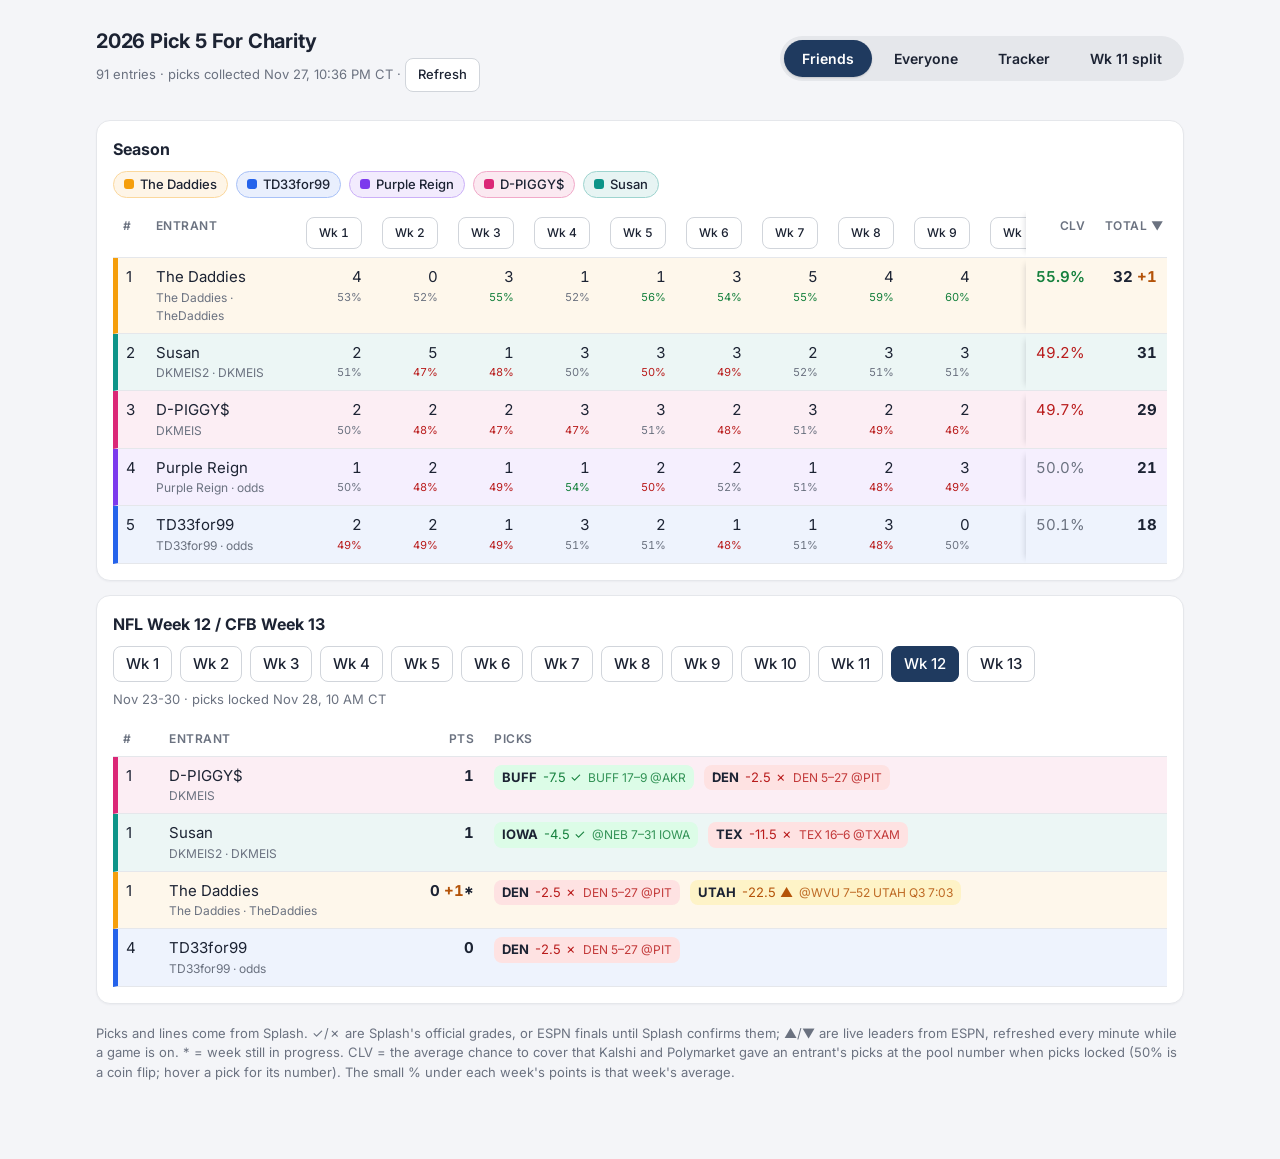
<file: index.html>
<!doctype html>
<html lang="en">
<head>
<meta charset="utf-8">
<meta name="viewport" content="width=device-width, initial-scale=1">
<meta name="robots" content="noindex, nofollow">
<title>Pick 5 — friends</title>
<link rel="preconnect" href="https://fonts.googleapis.com">
<link href="https://fonts.googleapis.com/css2?family=Inter:wght@400;500;600;700&display=swap" rel="stylesheet">
<link rel="stylesheet" href="style.css?v=20261111b">
<style>
  /* friends board: only five rows, so always show the score next to each pick */
  .pick .d { display: inline; }
  .picks { gap: 6px 10px; }
</style>
</head>
<body data-mode="friends">
<main>
  <header class="top">
    <div>
      <h1>2026 Pick 5 For Charity</h1>
      <div class="sub"><span id="updated">Loading…</span> · <button id="refresh" type="button">Refresh</button></div>
    </div>
    <nav class="tabs" aria-label="pages">
      <a href="index.html" aria-current="page">Friends</a>
      <a href="everyone.html">Everyone</a>
      <a href="tracker.html">Tracker</a>
      <a href="scorecard.html">Wk 11 split</a>
    </nav>
  </header>
  <div id="error" class="err" hidden></div>

  <section class="card">
    <h2>Season</h2>
    <div class="legend" id="legend"></div>
    <div class="wrap"><table id="season"><thead></thead><tbody></tbody></table></div>
  </section>

  <section class="card">
    <h2 id="weekTitle">Week</h2>
    <div class="bar" id="weekTabs"></div>
    <div class="wrap"><table id="board"><thead><tr><th>#</th><th>Entrant</th><th class="num">Pts</th><th>Picks</th></tr></thead><tbody></tbody></table></div>
  </section>

  <p class="note" id="note"></p>
</main>
<script src="app.js?v=20261111b"></script>
</body>
</html>
</file>
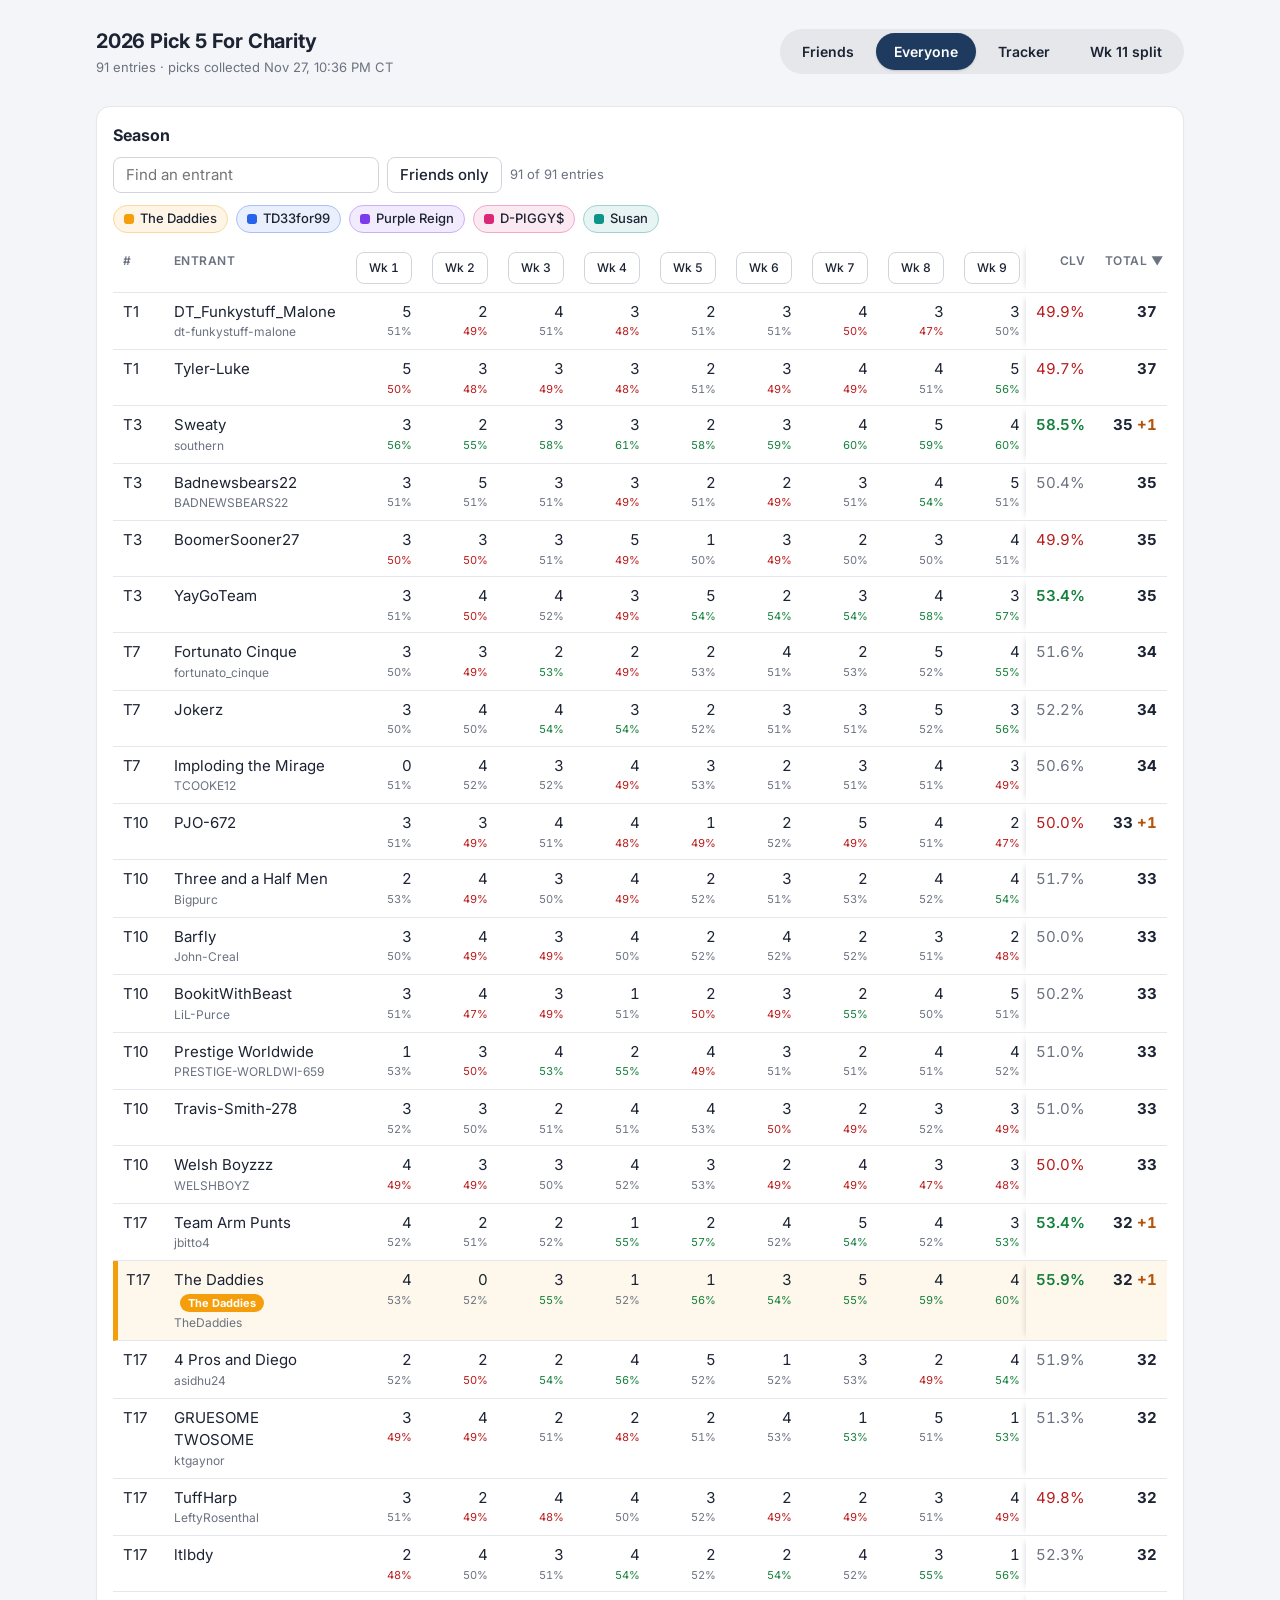
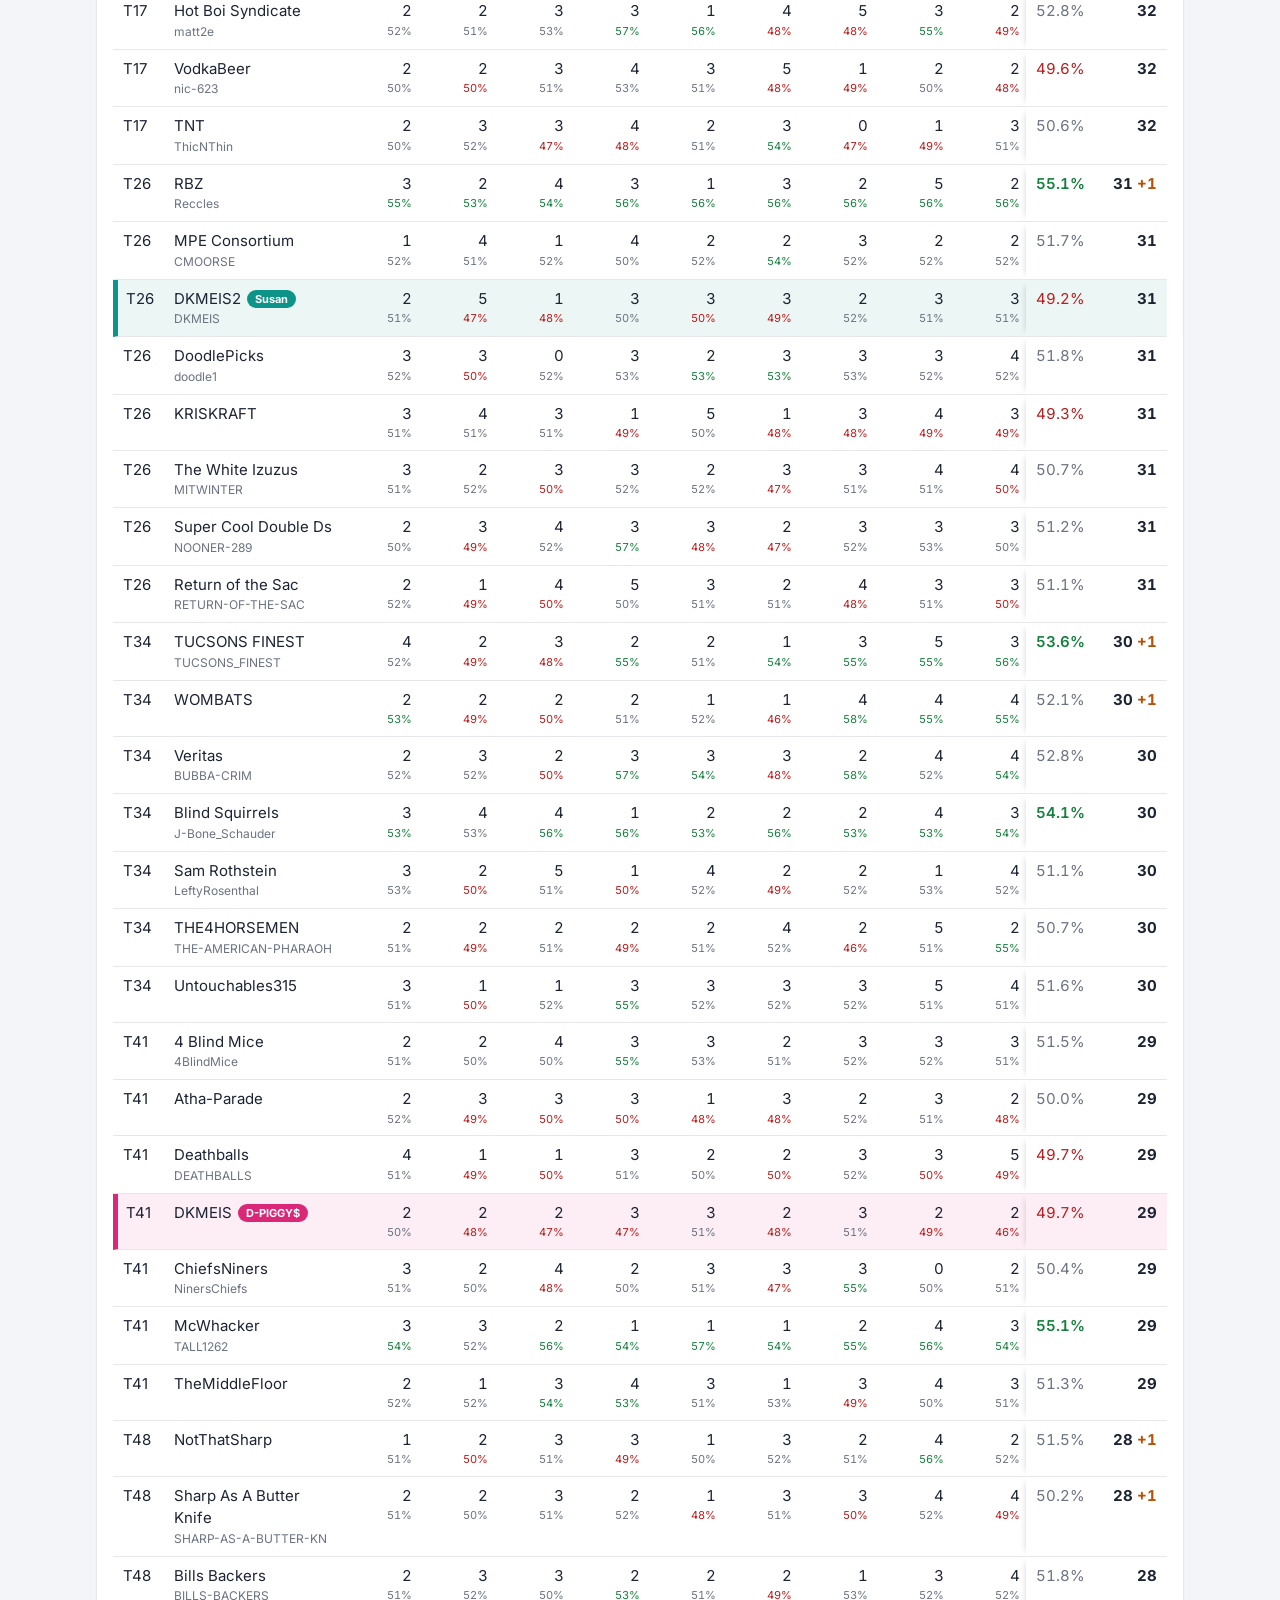
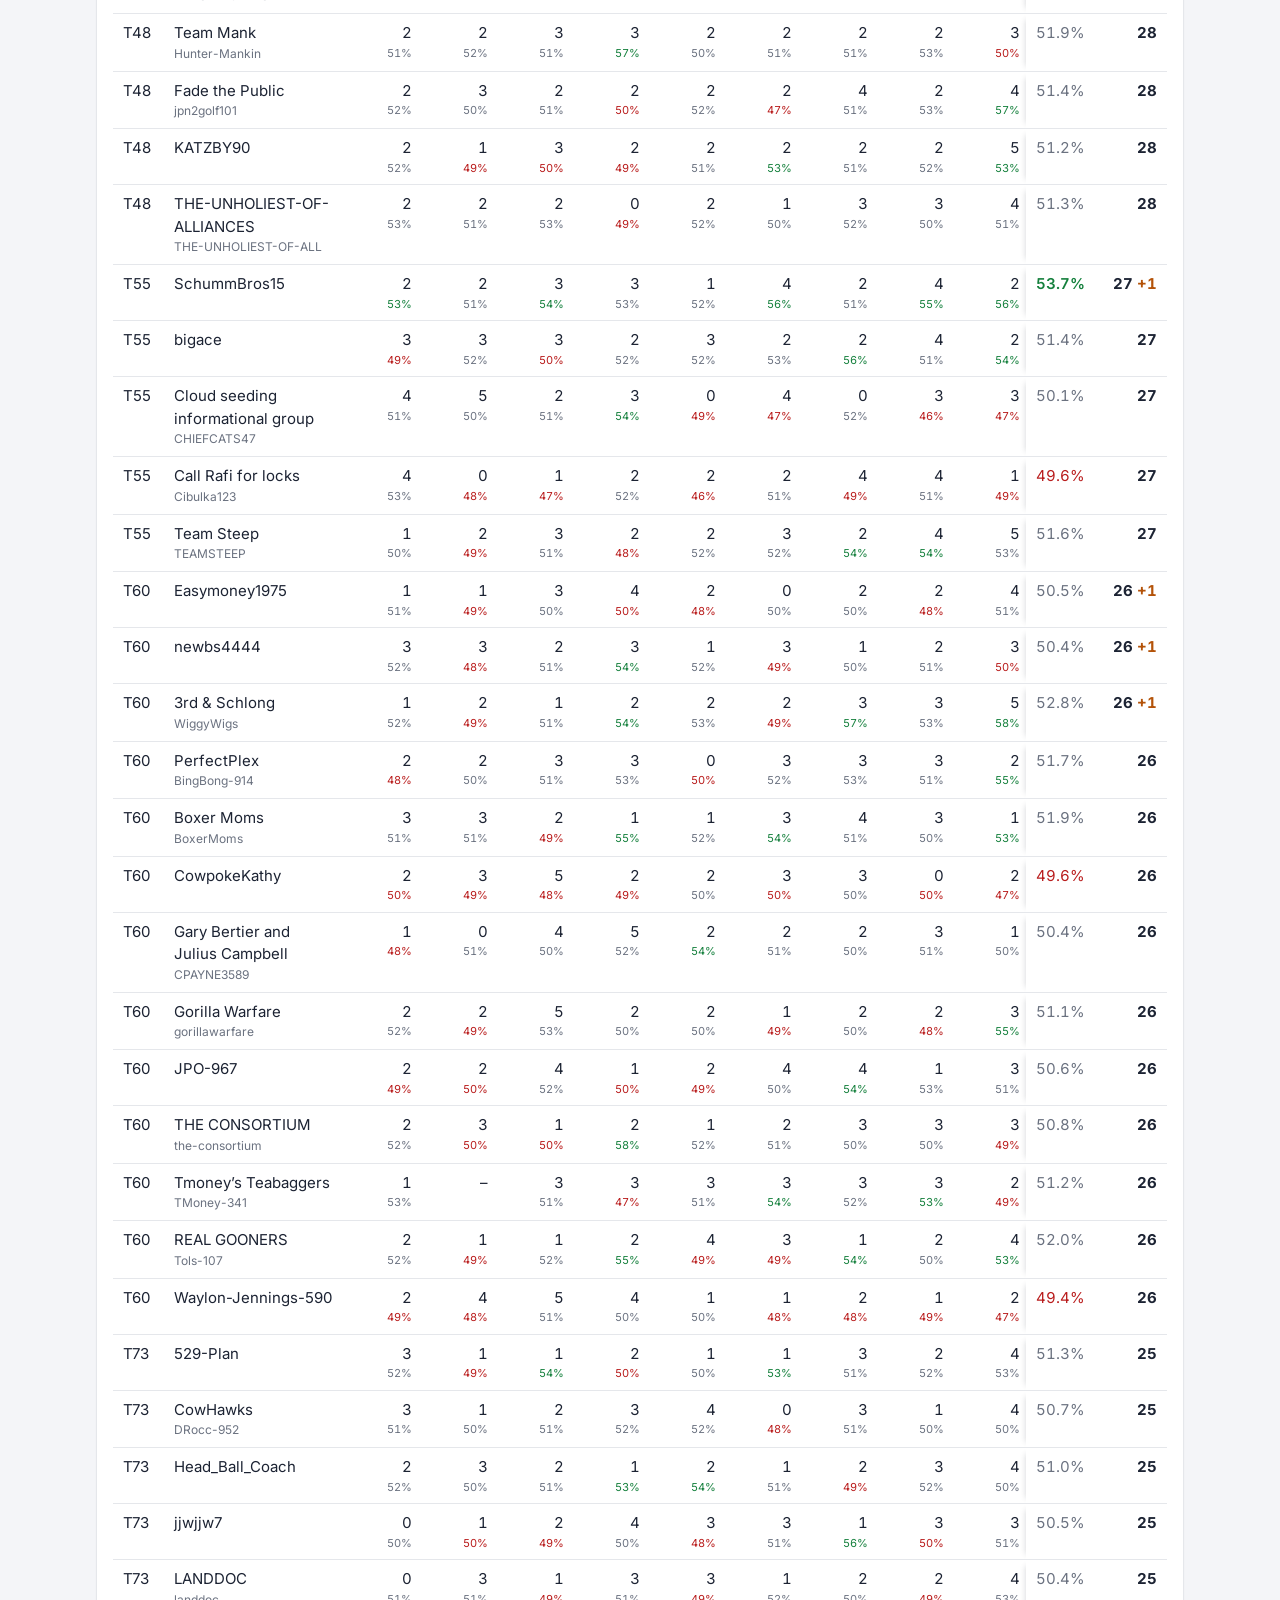
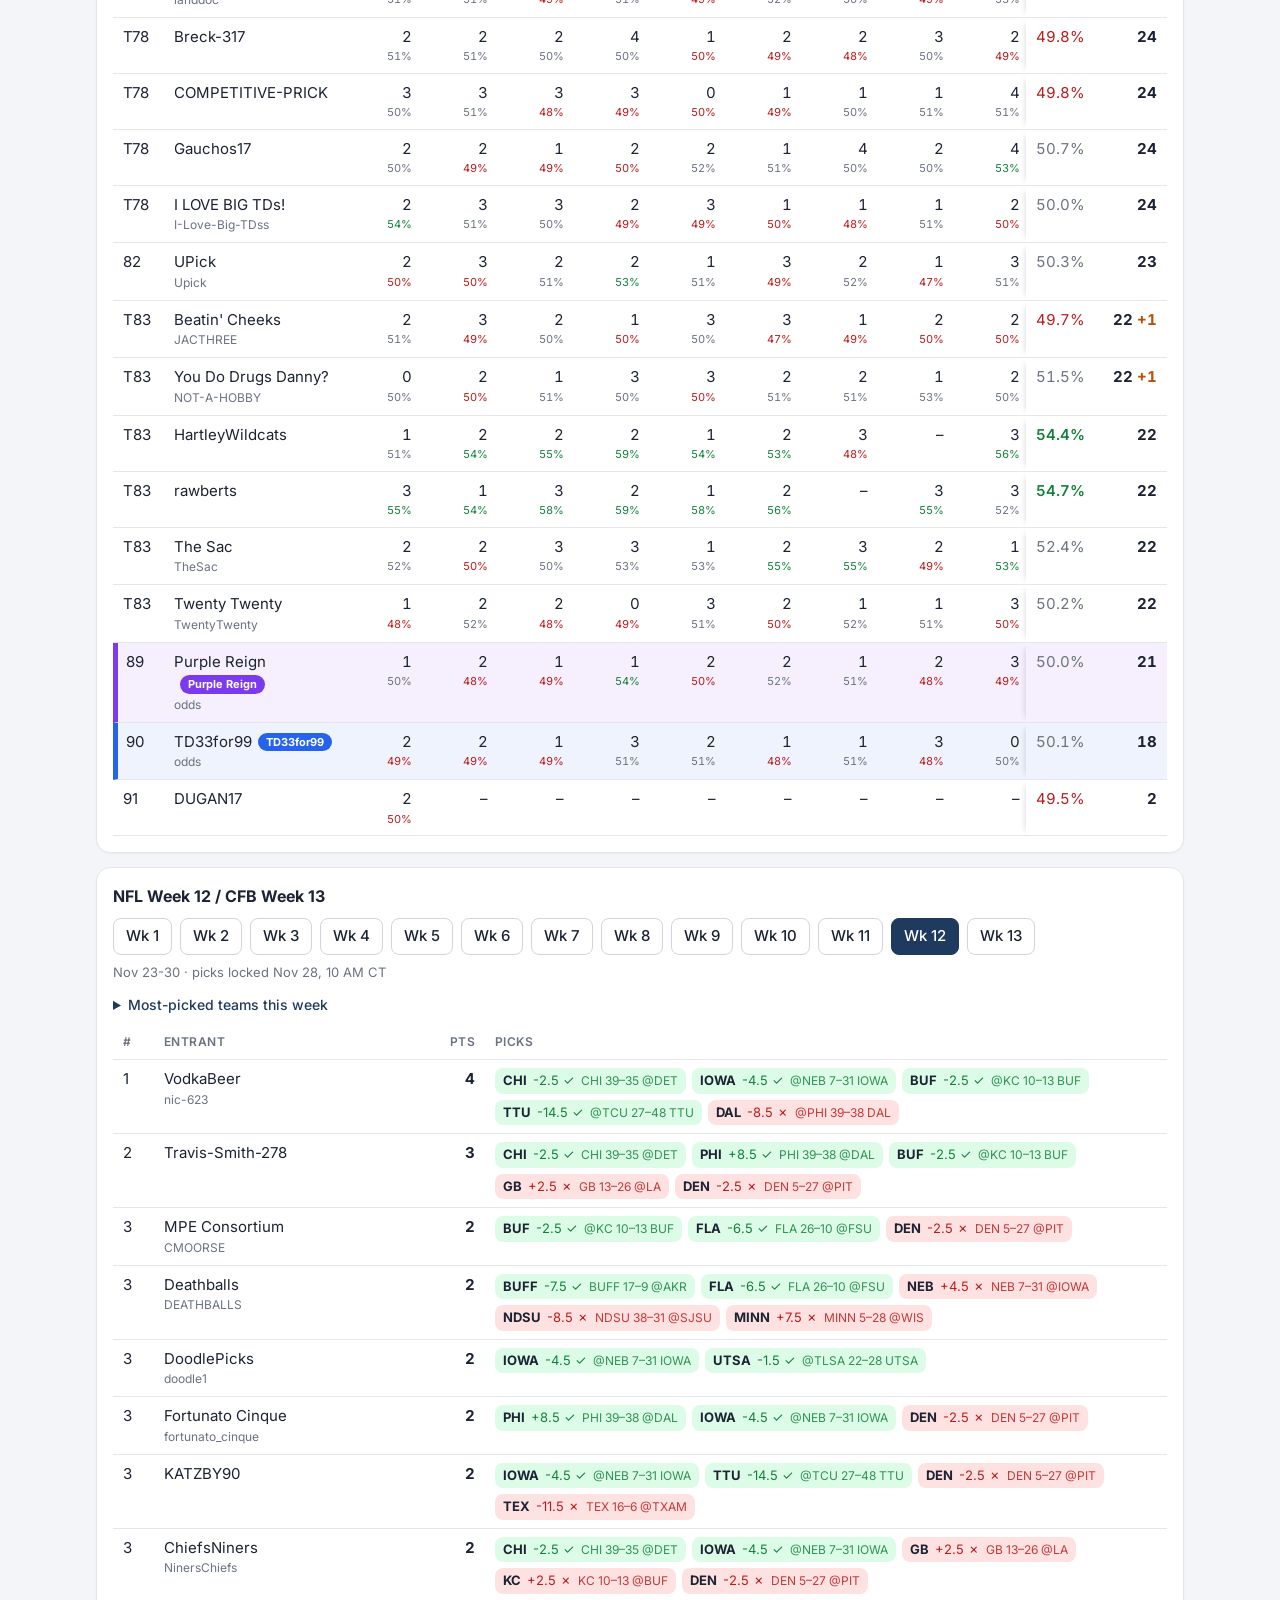
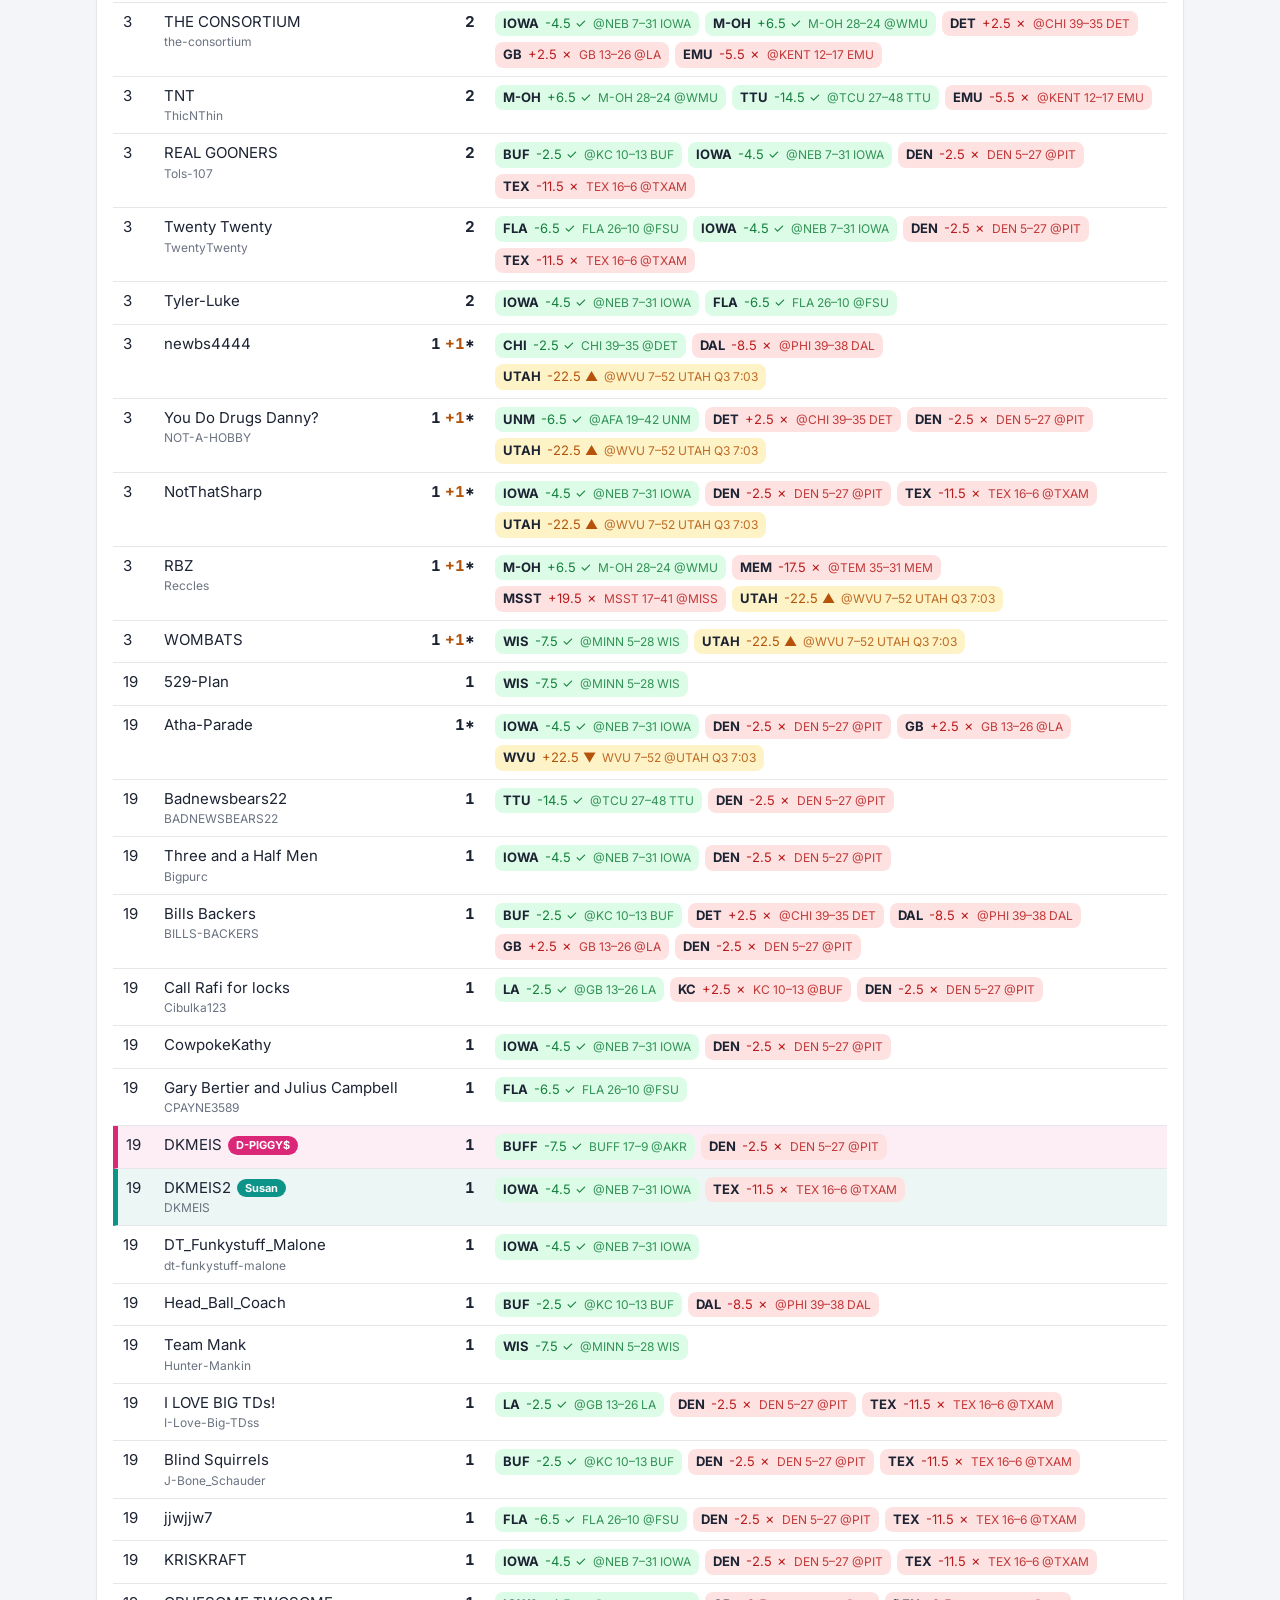
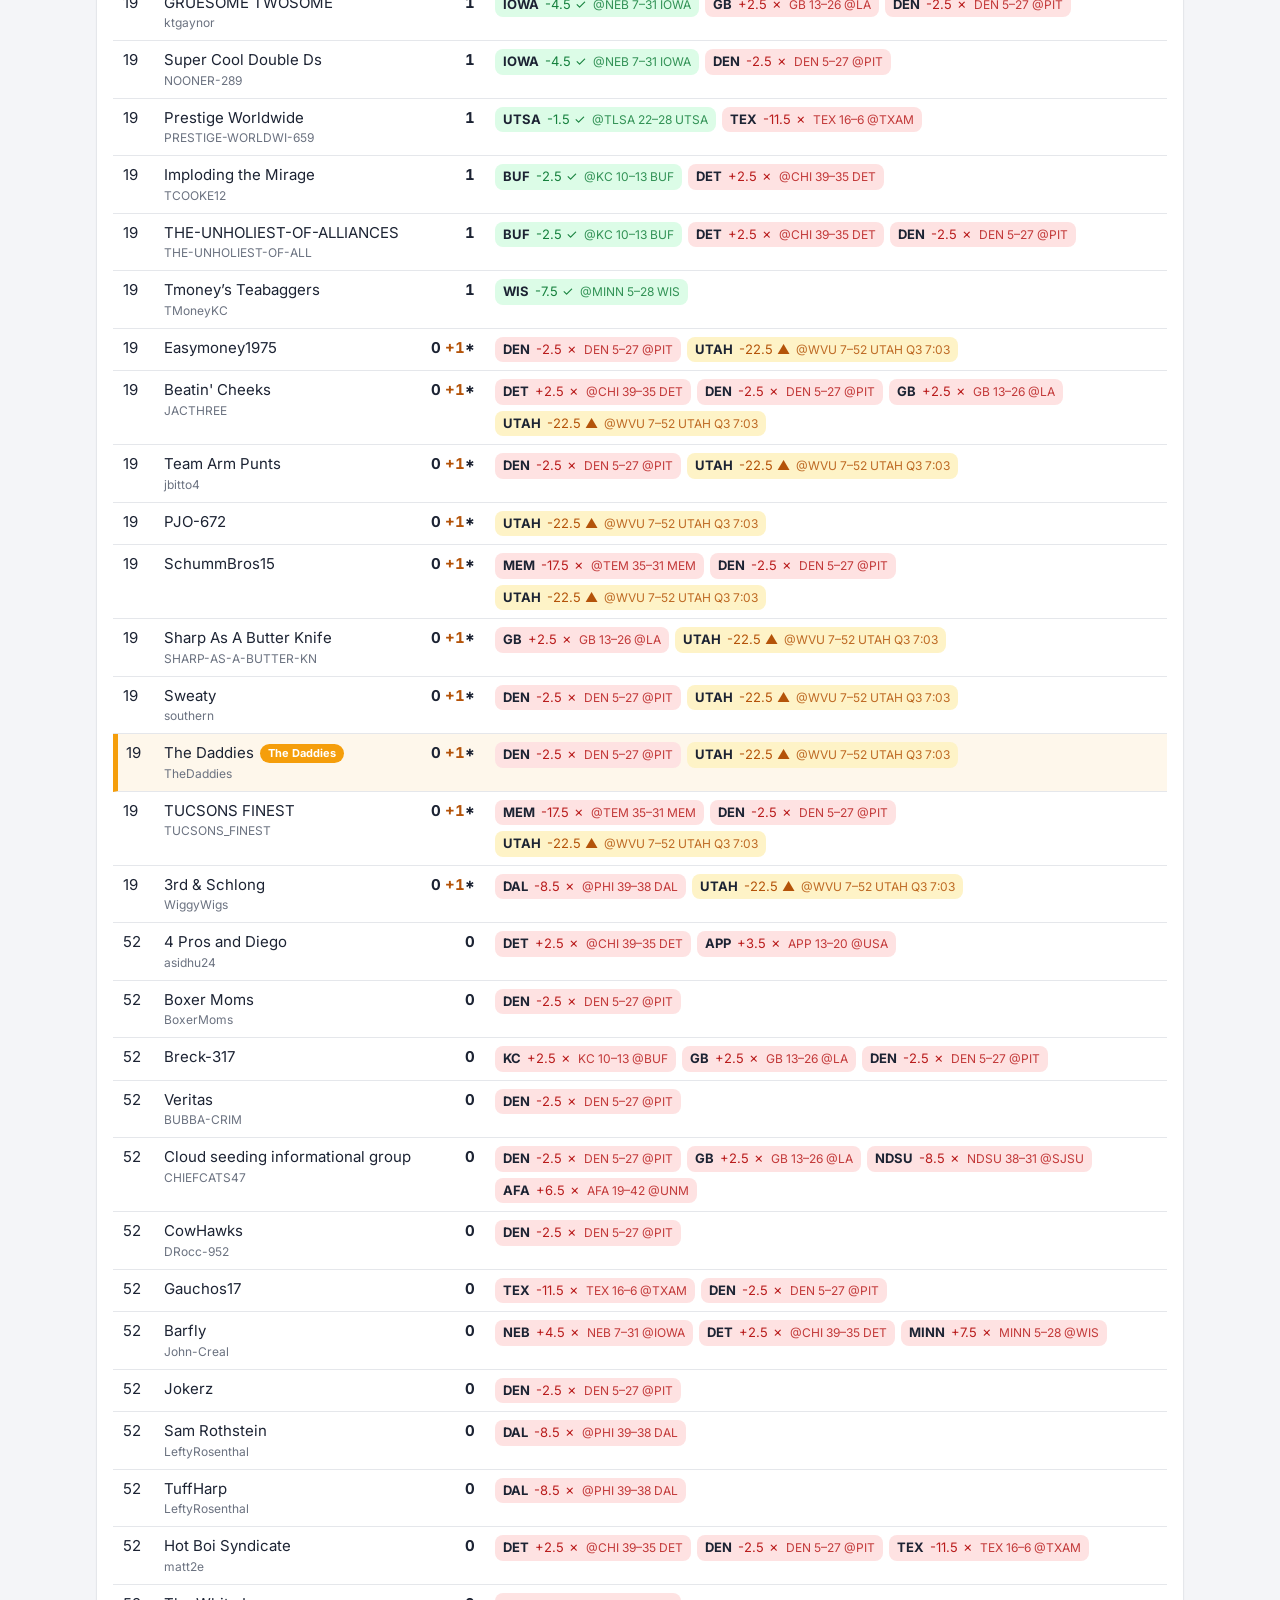
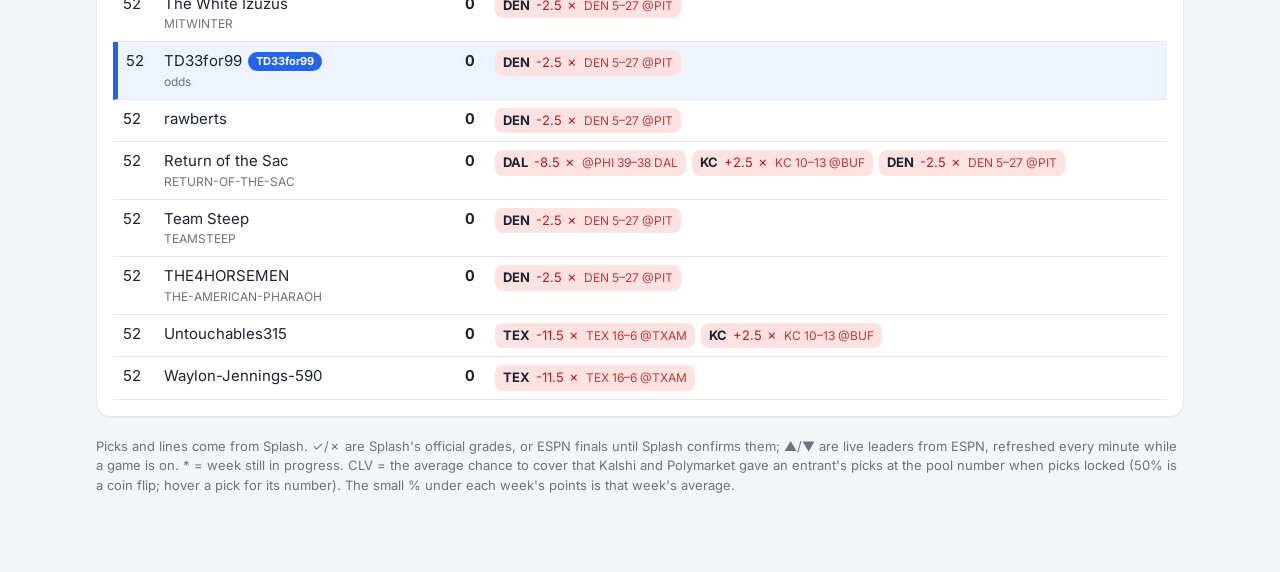
<file: everyone.html>
<!doctype html>
<html lang="en">
<head>
<meta charset="utf-8">
<meta name="viewport" content="width=device-width, initial-scale=1">
<meta name="robots" content="noindex, nofollow">
<title>Pick 5 — everyone</title>
<link rel="preconnect" href="https://fonts.googleapis.com">
<link href="https://fonts.googleapis.com/css2?family=Inter:wght@400;500;600;700&display=swap" rel="stylesheet">
<link rel="stylesheet" href="style.css?v=20261111b">
</head>
<body data-mode="everyone">
<main>
  <header class="top">
    <div>
      <h1>2026 Pick 5 For Charity</h1>
      <div class="sub" id="updated">Loading…</div>
    </div>
    <nav class="tabs" aria-label="pages">
      <a href="index.html">Friends</a>
      <a href="everyone.html" aria-current="page">Everyone</a>
      <a href="tracker.html">Tracker</a>
      <a href="scorecard.html">Wk 11 split</a>
    </nav>
  </header>
  <div id="error" class="err" hidden></div>

  <section class="card">
    <h2>Season</h2>
    <div class="bar">
      <input id="q" type="search" placeholder="Find an entrant" aria-label="Find an entrant">
      <button id="friendsOnly" type="button" aria-pressed="false">Friends only</button>
      <span class="meta" id="count"></span>
    </div>
    <div class="legend" id="legend"></div>
    <div class="wrap"><table id="season"><thead></thead><tbody></tbody></table></div>
  </section>

  <section class="card">
    <h2 id="weekTitle">Week</h2>
    <div class="bar" id="weekTabs"></div>
    <details><summary>Most-picked teams this week</summary><ul class="pop" id="pop"></ul></details>
    <div class="wrap" style="margin-top:10px"><table id="board"><thead><tr><th>#</th><th>Entrant</th><th class="num">Pts</th><th>Picks</th></tr></thead><tbody></tbody></table></div>
  </section>

  <p class="note" id="note"></p>
</main>

<script src="app.js?v=20261111b"></script>
</body>
</html>
</file>
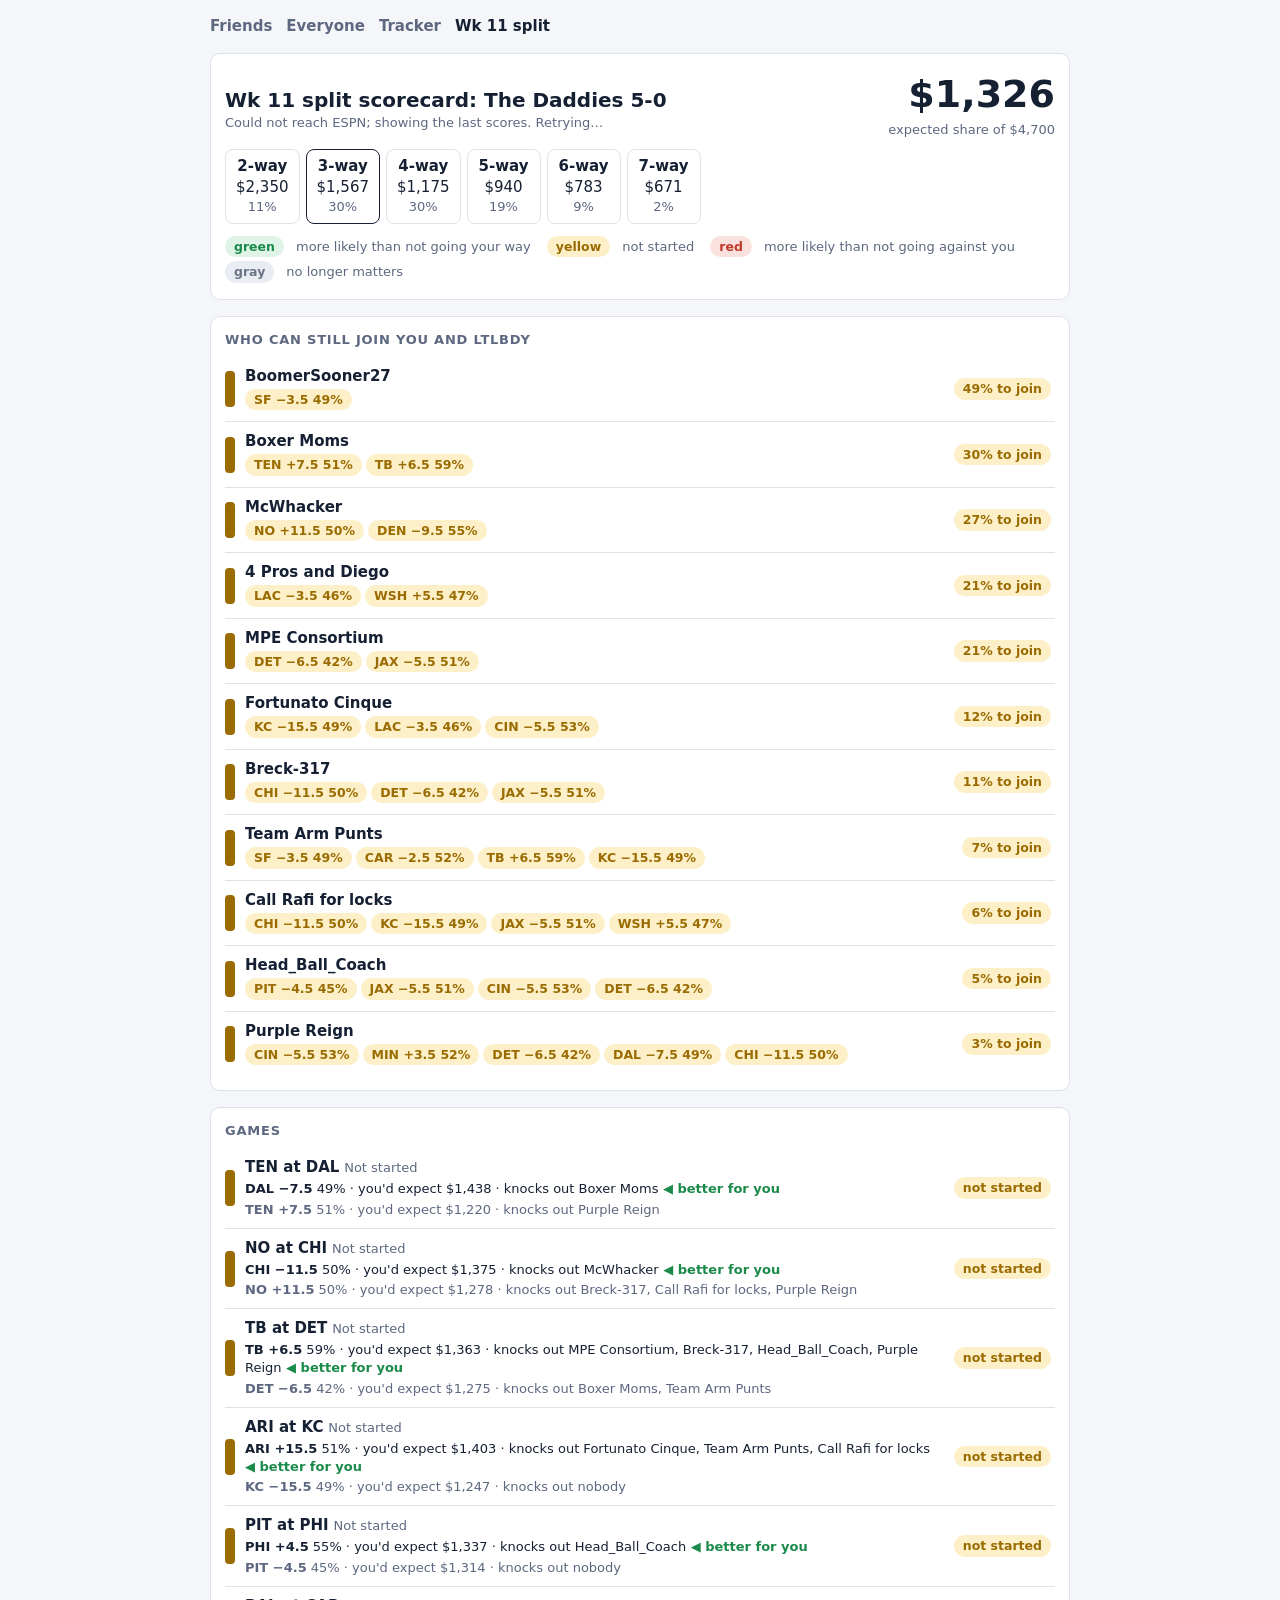
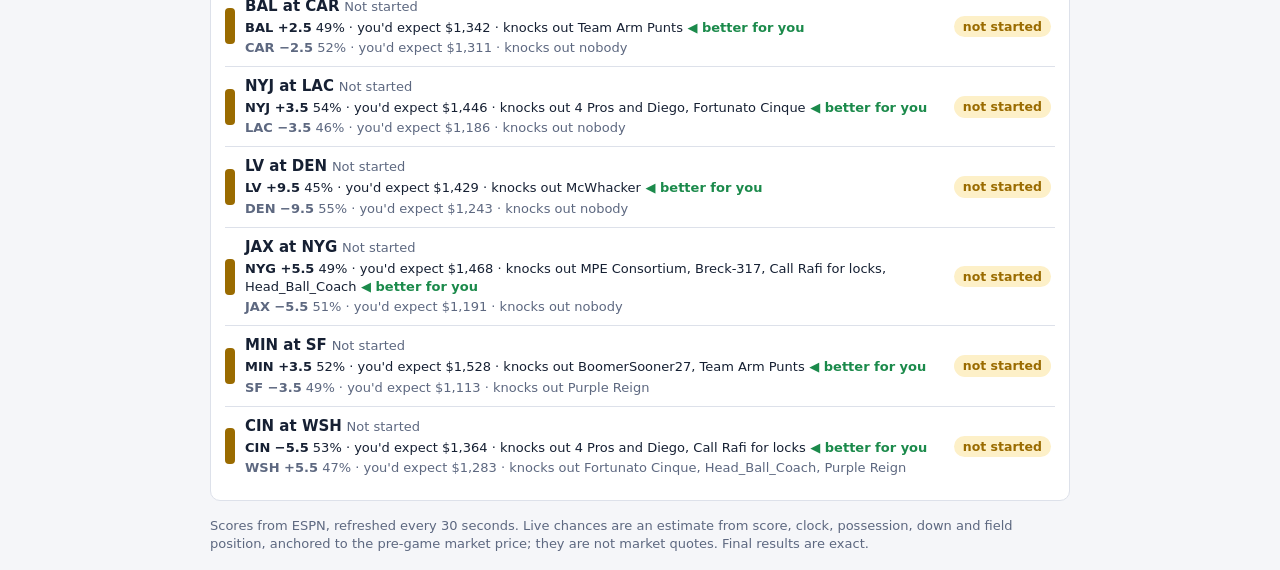
<file: scorecard.html>
<!doctype html>
<html lang="en">
<head>
<meta charset="utf-8">
<meta name="viewport" content="width=device-width,initial-scale=1">
<title>Wk 11 Split Scorecard</title>
<style>
:root { --bg:#f5f6f9; --card:#fff; --fg:#162033; --mut:#5d6880; --line:#dde1ea;
  --g:#1b8a4b; --gbg:#dff3e7; --y:#9a6b00; --ybg:#fdf0c8; --r:#c0392b; --rbg:#fbe1dd; --n:#6b7487; --nbg:#e9ecf2; }
@media (prefers-color-scheme: dark) { :root { --bg:#10141d; --card:#1a2030; --fg:#e8ecf5; --mut:#9aa5bd; --line:#2c3447;
  --g:#5fd08d; --gbg:#173a28; --y:#f1c453; --ybg:#40330f; --r:#ff8a7a; --rbg:#46201c; --n:#9aa5bd; --nbg:#262d3d; color-scheme:dark } }
* { box-sizing:border-box }
body { margin:0; background:var(--bg); color:var(--fg); font:15px/1.4 Inter,system-ui,Segoe UI,sans-serif; padding:16px; }
main { max-width:860px; margin:0 auto; display:grid; gap:16px }
nav a { color:var(--mut); margin-right:14px; text-decoration:none; font-weight:600 } nav a[aria-current] { color:var(--fg) }
h1 { font-size:20px; margin:0 } h2 { font-size:13px; text-transform:uppercase; letter-spacing:.06em; color:var(--mut); margin:0 0 8px }
.card { background:var(--card); border:1px solid var(--line); border-radius:10px; padding:14px }
.top { display:flex; flex-wrap:wrap; gap:16px; align-items:baseline; justify-content:space-between }
.ev { font-size:38px; font-weight:700; font-variant-numeric:tabular-nums }
.mut { color:var(--mut); font-size:13px }
.splits { display:flex; flex-wrap:wrap; gap:6px; margin-top:10px }
.sp { border:1px solid var(--line); border-radius:8px; padding:6px 10px; text-align:center; min-width:74px; font-variant-numeric:tabular-nums }
.sp b { display:block } .sp.best { border-color:var(--fg); }
.row { display:grid; grid-template-columns:10px 1fr auto; gap:10px; align-items:center; padding:9px 0; border-top:1px solid var(--line) }
.row:first-of-type { border-top:0 }
.dot { width:10px; height:36px; border-radius:4px }
.G .dot { background:var(--g) } .Y .dot { background:var(--y) } .R .dot { background:var(--r) } .N .dot { background:var(--n) }
.pill { display:inline-block; border-radius:999px; padding:2px 9px; font-size:12.5px; font-weight:600; white-space:nowrap; margin:2px 4px 2px 0 }
.pill.G { background:var(--gbg); color:var(--g) } .pill.Y { background:var(--ybg); color:var(--y) }
.pill.R { background:var(--rbg); color:var(--r) } .pill.N { background:var(--nbg); color:var(--n) }
.score { font-weight:600; font-variant-numeric:tabular-nums }
.right { text-align:right; font-variant-numeric:tabular-nums }
.legend span { margin-right:12px }
.side { color:var(--mut); font-size:13px; margin-top:2px } .side.best { color:var(--fg) } .side.best::after { content:"  ◀ better for you"; color:var(--g); font-weight:600 }
</style>
</head>
<body>
<main>
  <nav><a href="index.html">Friends</a><a href="everyone.html">Everyone</a><a href="tracker.html">Tracker</a><a href="scorecard.html" aria-current="page">Wk 11 split</a></nav>
  <div class="card">
    <div class="top">
      <div><h1>Wk 11 split scorecard: The Daddies 5-0</h1><div class="mut" id="stamp">Loading scores…</div></div>
      <div class="right"><div class="ev" id="ev">$–</div><div class="mut">expected share of $4,700</div></div>
    </div>
    <div class="splits" id="splits"></div>
    <div class="mut legend" style="margin-top:10px">
      <span><span class="pill G">green</span>more likely than not going your way</span>
      <span><span class="pill Y">yellow</span>not started</span>
      <span><span class="pill R">red</span>more likely than not going against you</span>
      <span><span class="pill N">gray</span>no longer matters</span>
    </div>
  </div>
  <div class="card"><h2>Who can still join you and ltlbdy</h2><div id="teams"></div></div>
  <div class="card"><h2>Games</h2><div id="games"></div></div>
  <div class="mut">Scores from ESPN, refreshed every 30 seconds. Live chances are an estimate from score, clock, possession, down and field position, anchored to the pre-game market price; they are not market quotes. Final results are exact.</div>
</main>
<script>
const POT = 4700, SD = 13.5;
// keyed by ESPN home abbreviation: away, pool home spread, pre-game market chance the home side covers
const GAMES = {
  DAL:{a:"TEN",h:-7.5,p0:.49}, CHI:{a:"NO",h:-11.5,p0:.502}, DET:{a:"TB",h:-6.5,p0:.415}, KC:{a:"ARI",h:-15.5,p0:.49},
  PHI:{a:"PIT",h:4.5,p0:.545}, CAR:{a:"BAL",h:-2.5,p0:.515}, LAC:{a:"NYJ",h:-3.5,p0:.459}, DEN:{a:"LV",h:-9.5,p0:.55},
  NYG:{a:"JAX",h:5.5,p0:.49}, SF:{a:"MIN",h:-3.5,p0:.485}, WSH:{a:"CIN",h:5.5,p0:.465} };
// each contender's open picks: [home key, true if they hold the home side]
const TEAMS = [
  ["BoomerSooner27",[["SF",1]]],
  ["Boxer Moms",[["DAL",0],["DET",0]]],
  ["McWhacker",[["CHI",0],["DEN",1]]],
  ["4 Pros and Diego",[["LAC",1],["WSH",1]]],
  ["MPE Consortium",[["DET",1],["NYG",0]]],
  ["Fortunato Cinque",[["KC",1],["LAC",1],["WSH",0]]],
  ["Breck-317",[["CHI",1],["DET",1],["NYG",0]]],
  ["Team Arm Punts",[["SF",1],["CAR",1],["DET",0],["KC",1]]],
  ["Call Rafi for locks",[["CHI",1],["KC",1],["NYG",0],["WSH",1]]],
  ["Head_Ball_Coach",[["PHI",0],["NYG",0],["WSH",0],["DET",1]]],
  ["Purple Reign",[["WSH",0],["SF",0],["DET",1],["DAL",1],["CHI",1]]] ];
const KEYS = Object.keys(GAMES);
const phi = (x) => { const t = 1/(1+0.2316419*Math.abs(x)), d = 0.3989423*Math.exp(-x*x/2);
  const p = d*t*(0.3193815+t*(-0.3565638+t*(1.781478+t*(-1.821256+t*1.330274)))); return x>0 ? 1-p : p; };
const inv = (p) => { let lo=-6, hi=6; for (let i=0;i<50;i++){ const m=(lo+hi)/2; phi(m)<p ? lo=m : hi=m; } return (lo+hi)/2; };
const money = (n) => "$" + Math.round(n).toLocaleString();
const pct = (p) => (p>0 && p<.01 ? "<1" : p<1 && p>.99 ? ">99" : Math.round(p*100)) + "%";
const sideName = (k, home) => { const g = GAMES[k], sp = home ? g.h : -g.h; return (home ? k : g.a) + " " + (sp>0?"+":"−") + Math.abs(sp); };

function homeCoverProb(k) {            // chance the home side covers the pool number right now
  const g = GAMES[k], s = g.live;
  if (!s || s.state === "pre") return g.p0;
  let m = s.hs - s.as + g.h;
  if (s.state === "post") return m > 0 ? 1 : 0;
  m += drivePoints(s);
  const per = Math.min(s.period, 4), secs = (s.clock || "0:00").split(":").reduce((a,b)=>a*60+ +b, 0);
  const rem = s.period > 4 ? 0.03 : Math.max(0.005, ((4-per)*900 + secs)/3600);
  // Expected final cover margin = margin so far vs the number, plus what the rest of the game should add:
  // the favorite is expected to keep outscoring by its spread (-g.h per full game) plus the market's pre-game lean.
  return phi((m + (SD*inv(g.p0) - g.h)*rem) / (SD*Math.sqrt(rem)));
}
// color for a side: before kickoff yellow; once started, green/red by who is covering the pool number right now
function sideNow(k, home) { const g = GAMES[k], s = g.live;
  if (!s || s.state === "pre") return null;
  const ph = homeCoverProb(k);      // by chance to cover, not the raw score: a favorite up 7 on a -9.5 line can still be the likelier side
  return (home ? ph : 1 - ph) >= 0.5; }
// Expected points of the current drive, signed for the home team. ytg = yards to the end zone.
// Rough NFL averages: about +1 at a team's own 25, +2.5 at midfield, +4.6 at the opponent's 20;
// later downs are worth less, 4th down is a field-goal try in range and a punt otherwise.
function drivePoints(s) {
  if (!s.poss || !(s.down >= 1) || s.yl == null) return 0;
  const ytg = s.poss === "home" ? 100 - s.yl : s.yl, far = Math.max(0, (s.dist || 10) - 5) * 0.05;
  let ep = 6 - 0.068 * ytg;
  if (s.down === 2) ep -= 0.3 + far;
  else if (s.down === 3) ep -= 0.9 + far * 2;
  else if (s.down === 4) ep = ytg <= 38 ? 3 * Math.min(.98, 1.25 - ytg / 60) : -0.5;
  return s.poss === "home" ? ep : -ep;
}
function outlook(P, fix) {             // expected share and split odds, optionally forcing some results
  const free = KEYS.filter((k) => !(fix && k in fix) && P[k] > 0 && P[k] < 1), dist = {};
  let ev = 0;
  for (let b = 0; b < (1 << free.length); b++) {
    const o = {}; let pr = 1;
    KEYS.forEach((k) => { o[k] = fix && k in fix ? fix[k] : P[k] >= 1 ? 1 : 0; });
    free.forEach((k, i) => { o[k] = (b >> i) & 1; pr *= o[k] ? P[k] : 1 - P[k]; });
    const n = 2 + TEAMS.filter(([, need]) => need.every(([k, h]) => o[k] === h)).length;
    dist[n] = (dist[n] || 0) + pr; ev += pr * POT / n;
  }
  return { ev, dist };
}
function render() {
  const P = {}; KEYS.forEach((k) => P[k] = homeCoverProb(k));
  const now = outlook(P);
  document.getElementById("ev").textContent = money(now.ev);
  const top = Math.max(...Object.values(now.dist));
  document.getElementById("splits").innerHTML = Object.keys(now.dist).sort((a,b)=>a-b).filter((n) => now.dist[n] >= .005)
    .map((n) => `<div class="sp ${now.dist[n]===top?"best":""}"><b>${n}-way</b>${money(POT/n)}<div class="mut">${pct(now.dist[n])}</div></div>`).join("");

  // contenders: green = out, red = in, yellow = still alive
  const rows = TEAMS.map(([name, need]) => {
    const p = need.reduce((a, [k, h]) => a * (h ? P[k] : 1 - P[k]), 1);
    const cls = p <= 0 ? "G" : p >= 1 ? "R" : p >= .5 ? "R" : "Y";
    const picks = need.map(([k, h]) => { const q = h ? P[k] : 1 - P[k];
      const cv = sideNow(k, h);
      return `<span class="pill ${cv===null?"Y":cv?"R":"G"}">${sideName(k,h)}${q>0&&q<1?" "+pct(q):q>=1?" ✓":" ✗"}</span>`; }).join("");
    const word = p <= 0 ? "OUT" : p >= 1 ? "IN: 5-0" : pct(p) + " to join";
    return { p, html: `<div class="row ${cls}"><div class="dot"></div><div><b>${name}</b><div>${picks}</div></div><div class="right"><span class="pill ${cls}">${word}</span></div></div>` };
  }).sort((a, b) => b.p - a.p);
  document.getElementById("teams").innerHTML = rows.map((r) => r.html).join("");

  const alive = TEAMS.filter(([, need]) => need.reduce((q, [k, h]) => q * (h ? P[k] : 1 - P[k]), 1) > 0);
  // games: which side helps, and is it winning against the number
  // live games first, then games still to start, then finals
  const rankOf = (k) => { const st = (GAMES[k].live || {}).state; return st === "in" ? 0 : st === "post" ? 2 : 1; };
  document.getElementById("games").innerHTML = KEYS.map((k, i) => [rankOf(k), i, k]).sort((x, y) => x[0] - y[0] || x[1] - y[1]).map(([, , k]) => {
    const g = GAMES[k], s = g.live || { state: "pre" };
    const evH = outlook(P, { [k]: 1 }).ev, evA = outlook(P, { [k]: 0 }).ev, swing = Math.abs(evH - evA);
    const goodHome = evH >= evA, q = goodHome ? P[k] : 1 - P[k], decided = P[k] <= 0 || P[k] >= 1;
    const cv = sideNow(k, goodHome);
    let cls = swing < 1 ? "N" : cv === null ? "Y" : cv ? "G" : "R";
    const status = s.state === "pre" ? (s.detail || "Not started") : s.state === "post" ? "Final" : s.detail;
    const score = s.state === "pre" ? `${g.a} at ${k}` : `${g.a} ${s.as} – ${k} ${s.hs}`;
    const line = (home) => { const ev = home ? evH : evA, best = home === goodHome;
      const out = alive.filter(([, need]) => need.some(([kk, hh]) => kk === k && !!hh !== home)).map(([n]) => n);
      const hit = decided && (P[k] >= 1) === home;
      return `<div class="side ${best ? "best" : ""}">${decided ? (hit ? "✓ " : "✗ ") : ""}<b>${sideName(k, home)}</b> ` +
        (decided ? "" : `${pct(home ? P[k] : 1 - P[k])} · `) + `you'd expect ${money(ev)}` +
        (out.length ? ` · knocks out ${out.join(", ")}` : " · knocks out nobody") + `</div>`; };
    const note = swing < 1 ? "No longer affects your split" : line(goodHome) + line(!goodHome);
    return `<div class="row ${cls}"><div class="dot"></div><div><span class="score">${score}</span> <span class="mut">${status}${s.state === "in" && s.spot ? " · " + s.spot : ""}</span><div class="mut">${note}</div></div>` +
      `<div class="right"><span class="pill ${cls}">${swing < 1 ? "n/a" : decided ? (q >= 1 ? "WON" : "LOST") : cv === null ? "not started" : pct(q) + (cv ? " likely" : " unlikely")}</span></div></div>`;
  }).join("");
}
async function refresh() {
  try {
    const d = await (await fetch("https://site.api.espn.com/apis/site/v2/sports/football/nfl/scoreboard?seasontype=2&week=11&_=" + Date.now())).json();
    for (const e of d.events) {
      const c = e.competitions[0], h = c.competitors.find((x) => x.homeAway === "home"), a = c.competitors.find((x) => x.homeAway === "away");
      const g = GAMES[h.team.abbreviation]; if (!g) continue;
      const kick = new Date(e.date).toLocaleString("en-US", { timeZone: "America/Chicago", weekday: "short", hour: "numeric", minute: "2-digit" });
      const sit = c.situation || {}, poss = sit.possession === h.id ? "home" : sit.possession === a.id ? "away" : null;
      g.live = { poss, down: sit.down, dist: sit.distance, yl: sit.yardLine,
        spot: poss && sit.downDistanceText ? (poss === "home" ? h : a).team.abbreviation + " ball, " + sit.downDistanceText : "",
        state: e.status.type.state, hs: +h.score, as: +a.score, period: e.status.period, clock: e.status.displayClock,
        detail: e.status.type.state === "pre" ? kick + " Central" : e.status.type.shortDetail };
    }
    document.getElementById("stamp").textContent = "Updated " + new Date().toLocaleTimeString("en-US", { timeZone: "America/Chicago" }) + " Central";
  } catch (err) {
    document.getElementById("stamp").textContent = "Could not reach ESPN; showing the last scores. Retrying…";
  }
  render();
}
render(); refresh(); setInterval(refresh, 30000);
</script>
</body>
</html>
</file>
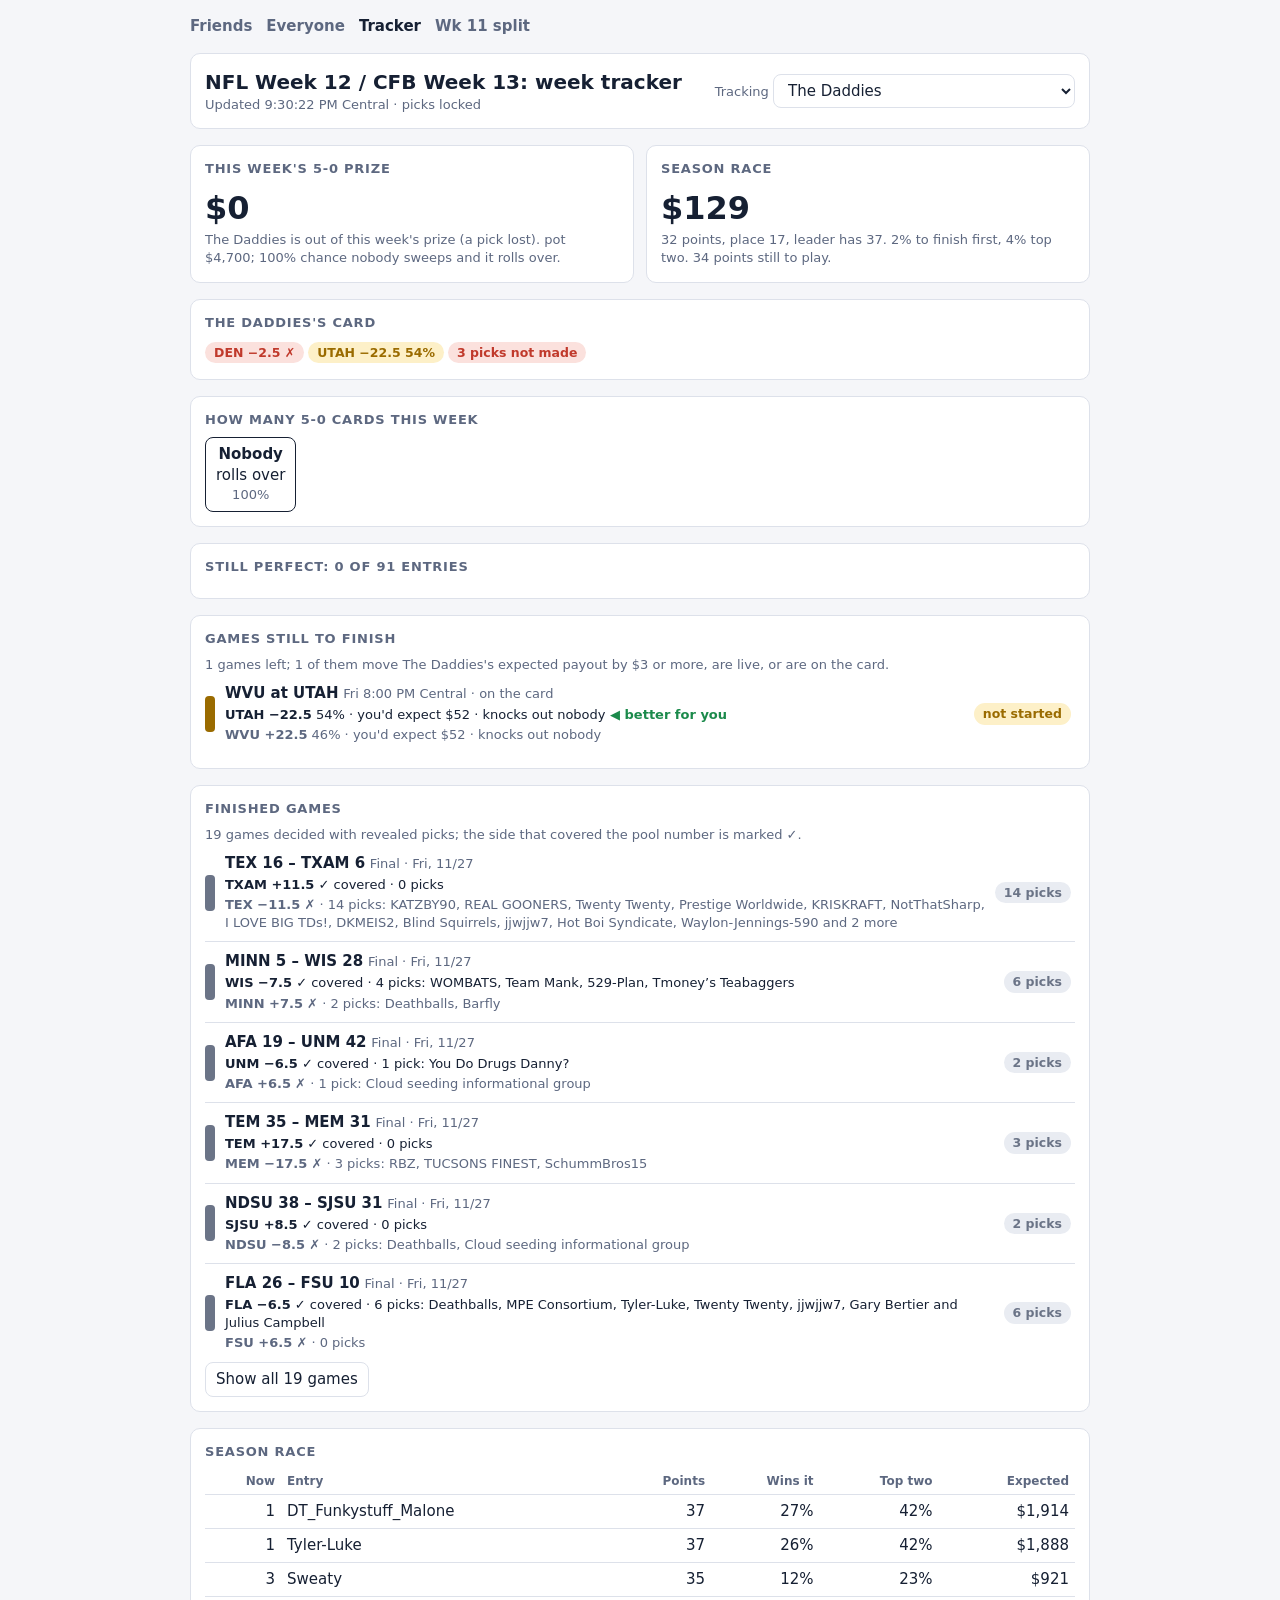
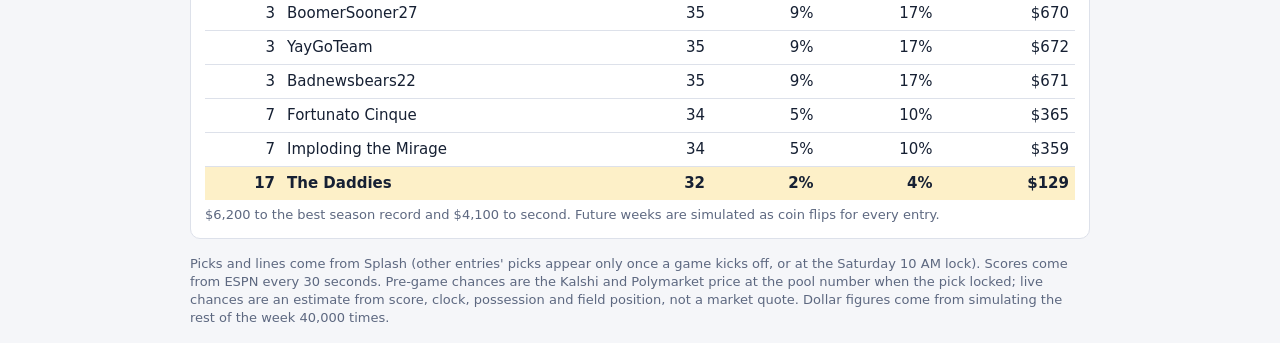
<file: tracker.html>
<!doctype html>
<html lang="en">
<head>
<meta charset="utf-8">
<meta name="viewport" content="width=device-width,initial-scale=1">
<title>Pick 5 Week Tracker</title>
<style>
:root { --bg:#f5f6f9; --card:#fff; --fg:#162033; --mut:#5d6880; --line:#dde1ea;
  --g:#1b8a4b; --gbg:#dff3e7; --y:#9a6b00; --ybg:#fdf0c8; --r:#c0392b; --rbg:#fbe1dd; --n:#6b7487; --nbg:#e9ecf2; }
@media (prefers-color-scheme: dark) { :root { --bg:#10141d; --card:#1a2030; --fg:#e8ecf5; --mut:#9aa5bd; --line:#2c3447;
  --g:#5fd08d; --gbg:#173a28; --y:#f1c453; --ybg:#40330f; --r:#ff8a7a; --rbg:#46201c; --n:#9aa5bd; --nbg:#262d3d; color-scheme:dark } }
* { box-sizing:border-box }
body { margin:0; background:var(--bg); color:var(--fg); font:15px/1.4 Inter,system-ui,Segoe UI,sans-serif; padding:16px; }
main { max-width:900px; margin:0 auto; display:grid; gap:16px }
nav a { color:var(--mut); margin-right:14px; text-decoration:none; font-weight:600 } nav a[aria-current] { color:var(--fg) }
h1 { font-size:20px; margin:0 } h2 { font-size:13px; text-transform:uppercase; letter-spacing:.06em; color:var(--mut); margin:0 0 8px }
.card { background:var(--card); border:1px solid var(--line); border-radius:10px; padding:14px; min-width:0 }
.top { display:flex; flex-wrap:wrap; gap:12px; align-items:center; justify-content:space-between }
select, button { font:inherit; color:var(--fg); background:var(--card); border:1px solid var(--line); border-radius:8px; padding:6px 10px; max-width:100% }
button { cursor:pointer }
.tiles { display:grid; grid-template-columns:repeat(auto-fit,minmax(200px,1fr)); gap:12px }
.big { font-size:32px; font-weight:700; font-variant-numeric:tabular-nums }
.mut { color:var(--mut); font-size:13px }
.splits { display:flex; flex-wrap:wrap; gap:6px; margin-top:6px }
.sp { border:1px solid var(--line); border-radius:8px; padding:6px 10px; text-align:center; min-width:74px; font-variant-numeric:tabular-nums }
.sp b { display:block } .sp.best { border-color:var(--fg) }
.row { display:grid; grid-template-columns:10px 1fr auto; gap:10px; align-items:center; padding:9px 0; border-top:1px solid var(--line) }
.row:first-of-type { border-top:0 }
.dot { width:10px; height:36px; border-radius:4px }
.G .dot { background:var(--g) } .Y .dot { background:var(--y) } .R .dot { background:var(--r) } .N .dot { background:var(--n) }
.pill { display:inline-block; border-radius:999px; padding:2px 9px; font-size:12.5px; font-weight:600; white-space:nowrap; margin:2px 4px 2px 0 }
.pill.G { background:var(--gbg); color:var(--g) } .pill.Y { background:var(--ybg); color:var(--y) }
.pill.R { background:var(--rbg); color:var(--r) } .pill.N { background:var(--nbg); color:var(--n) }
.score { font-weight:600; font-variant-numeric:tabular-nums }
.right { text-align:right; font-variant-numeric:tabular-nums }
.side { color:var(--mut); font-size:13px; margin-top:2px } .side.best { color:var(--fg) }
.side.cov { color:var(--fg) }
.side.best::after { content:"  ◀ better for you"; color:var(--g); font-weight:600 }
table { border-collapse:collapse; width:100%; font-variant-numeric:tabular-nums } th { text-align:right; font-size:12px; color:var(--mut); font-weight:600; padding:4px 6px }
td { padding:6px; border-top:1px solid var(--line); text-align:right } th:nth-child(2), td:nth-child(2) { text-align:left }
tr.me td { font-weight:700; background:var(--ybg) }
.scroll { overflow-x:auto }
</style>
</head>
<body>
<main>
  <nav><a href="index.html">Friends</a><a href="everyone.html">Everyone</a><a href="tracker.html" aria-current="page">Tracker</a><a href="scorecard.html">Wk 11 split</a></nav>
  <div class="card">
    <div class="top">
      <div><h1 id="title">Pick 5 week tracker</h1><div class="mut" id="stamp">Loading…</div></div>
      <div><label class="mut" for="who">Tracking </label><select id="who"></select></div>
    </div>
  </div>
  <div class="tiles">
    <div class="card"><h2>This week's 5-0 prize</h2><div class="big" id="wkEv">$–</div><div class="mut" id="wkNote"></div></div>
    <div class="card"><h2>Season race</h2><div class="big" id="seEv">$–</div><div class="mut" id="seNote"></div></div>
  </div>
  <div class="card"><h2 id="cardH">Your card</h2><div id="mine"></div></div>
  <div class="card"><h2>How many 5-0 cards this week</h2><div class="splits" id="winners"></div><div id="ifIn"></div></div>
  <div class="card"><h2 id="fieldH">Still perfect</h2><div class="mut" id="fieldSum"></div><div id="field"></div><div id="fieldMore"></div></div>
  <div class="card"><h2>Games still to finish</h2><div class="mut" id="gamesSum"></div><div id="games"></div><div id="gamesMore"></div></div>
  <div class="card"><h2>Finished games</h2><div class="mut" id="finSum"></div><div id="fin"></div><div id="finMore"></div></div>
  <div class="card"><h2>Season race</h2><div class="scroll"><table id="season"></table></div>
    <div class="mut" style="margin-top:6px">$6,200 to the best season record and $4,100 to second. Future weeks are simulated as coin flips for every entry.</div></div>
  <div class="mut">Picks and lines come from Splash (other entries' picks appear only once a game kicks off, or at the Saturday 10 AM lock). Scores come from ESPN every 30 seconds.
    Pre-game chances are the Kalshi and Polymarket price at the pool number when the pick locked; live chances are an estimate from score, clock, possession and field position, not a market quote.
    Dollar figures come from simulating the rest of the week 40,000 times.</div>
</main>
<script>
/* tracker.html — the whole week of the pool from one entry's point of view.
   Weekly prize: $4,700 split by every 5-0 card; no 5-0 rolls it into next week. Season: $6,200 / $4,100.
   Debug: ?wk=11 picks a week; ?asof=2026-11-22T15:30:00Z replays the week as it stood then (no ESPN). */
const POT = 4700, FIRST = 6200, SECOND = 4100, WEEKS_IN_SEASON = 17, NSIM = 40000;
const SD = { nfl: 13.5, ncaaf: 16.5 };
const qs = new URLSearchParams(location.search);
const ASOF = qs.get("asof") ? new Date(qs.get("asof")) : null;
const $ = (id) => document.getElementById(id);
const esc = (s) => String(s ?? "").replace(/[&<>"]/g, (c) => ({ "&": "&amp;", "<": "&lt;", ">": "&gt;", '"': "&quot;" }[c]));
const money = (n) => "$" + Math.round(n).toLocaleString();
const pct = (p) => (p > 0 && p < .01 ? "<1" : p < 1 && p > .99 ? ">99" : Math.round(p * 100)) + "%";
const nameOf = (e) => e.name || e.handle || "?";
const slotsFor = (wkIndex) => (wkIndex === WEEKS_IN_SEASON - 1 ? 10 : 5);
const now = () => ASOF || new Date();
// Week 17 (Kevin's rules, line 4): 10 picks, and the weekly pot goes to the week's best score, ties split; no sweep needed, nothing rolls over.
const lastWeek = () => WI === WEEKS_IN_SEASON - 1 || qs.get("last") === "1";
const ct = (iso, o) => new Date(iso).toLocaleString("en-US", { timeZone: "America/Chicago", ...o });
const phi = (x) => { const t = 1 / (1 + 0.2316419 * Math.abs(x)), d = 0.3989423 * Math.exp(-x * x / 2);
  const p = d * t * (0.3193815 + t * (-0.3565638 + t * (1.781478 + t * (-1.821256 + t * 1.330274)))); return x > 0 ? 1 - p : p; };
const inv = (p) => { let lo = -6, hi = 6; for (let i = 0; i < 50; i++) { const m = (lo + hi) / 2; phi(m) < p ? lo = m : hi = m; } return (lo + hi) / 2; };

let ALL = [], W = null, WI = 0, COVERS = {}, ESPN = {}, viewer = null, showAllField = false, showAllGames = false, showAllFin = false;

/* ---------- ESPN live scores (same matching as app.js, plus possession) ---------- */
const ESPN_BASE = "https://site.api.espn.com/apis/site/v2/sports/football/";
const norm = (t) => String(t || "").toLowerCase().replace(/[^a-z0-9]/g, "");
const NFL_ALIAS = { LA: "LAR", WAS: "WSH", JAC: "JAX" };
function teamMatches(alias, name, t) {
  const a = norm(alias), names = [t.abbreviation, t.location, t.shortDisplayName, t.name, t.displayName].map(norm);
  if (names[0] === a || names[0] === norm(NFL_ALIAS[alias] || "")) return true;
  const n = norm(name); return n && (names.includes(n) || norm(t.displayName).startsWith(n));
}
async function loadEspn() {
  if (ASOF) return;
  const feeds = new Set(), nfl = (W.title || "").match(/NFL Week (\d+)/), soon = Date.now() + 20 * 60000;
  for (const [gid, g] of Object.entries(W.games)) {
    if (FINAL[gid] != null || new Date(g.start).getTime() > soon) continue;
    if (g.lg === "nfl" && nfl) feeds.add(`${ESPN_BASE}nfl/scoreboard?seasontype=2&week=${nfl[1]}&dates=${new Date(g.start).getUTCFullYear()}`);
    if (g.lg === "ncaaf") { const d = new Date(new Date(g.start).toLocaleString("en-US", { timeZone: "America/Chicago" }));
      feeds.add(`${ESPN_BASE}college-football/scoreboard?groups=80&limit=400&dates=${d.getFullYear()}${String(d.getMonth() + 1).padStart(2, "0")}${String(d.getDate()).padStart(2, "0")}`); }
  }
  if (!feeds.size) return;
  const events = [];
  for (const r of await Promise.allSettled([...feeds].map((u) => fetch(u, { cache: "no-store" }).then((x) => x.json()))))
    if (r.status === "fulfilled") for (const ev of r.value.events || []) events.push(ev);
  for (const [gid, g] of Object.entries(W.games)) {
    if (FINAL[gid] != null) continue;
    for (const ev of events) {
      const c = ev.competitions[0], h = c.competitors.find((x) => x.homeAway === "home"), a = c.competitors.find((x) => x.homeAway === "away");
      if (!h || !a || !teamMatches(g.home, g.homeName, h.team) || !teamMatches(g.away, g.awayName, a.team)) continue;
      const sit = c.situation || {}, poss = sit.possession === h.id ? "home" : sit.possession === a.id ? "away" : null;
      ESPN[gid] = { state: ev.status.type.state, hs: +h.score || 0, as: +a.score || 0, period: ev.status.period, clock: ev.status.displayClock,
        detail: ev.status.type.shortDetail, poss, down: sit.down, dist: sit.distance, yl: sit.yardLine,
        spot: poss && sit.downDistanceText ? (poss === "home" ? g.home : g.away) + " ball, " + sit.downDistanceText : "" };
      break;
    }
  }
}

/* ---------- where each game stands ---------- */
let FINAL = {};   // gameId -> true/false: did the HOME side cover (decided games only)
function findFinals() {
  FINAL = {};
  const t = now().toISOString();
  for (const e of W.entries) for (const p of e.picks) {
    const g = W.games[p[0]];
    if (!g || FINAL[p[0]] != null || (p[3] !== "won" && p[3] !== "lost") || (ASOF && g.start > t)) continue;
    FINAL[p[0]] = (p[1] === g.home) === (p[3] === "won");
  }
}
function drivePoints(s) {      // expected points of the current drive, signed for the home team
  if (!s.poss || !(s.down >= 1) || s.yl == null) return 0;
  const ytg = s.poss === "home" ? 100 - s.yl : s.yl, far = Math.max(0, (s.dist || 10) - 5) * 0.05;
  let ep = 6 - 0.068 * ytg;
  if (s.down === 2) ep -= 0.3 + far; else if (s.down === 3) ep -= 0.9 + far * 2;
  else if (s.down === 4) ep = ytg <= 38 ? 3 * Math.min(.98, 1.25 - ytg / 60) : -0.5;
  return s.poss === "home" ? ep : -ep;
}
function gameNow(gid) {        // { state: pre|in|post, p: chance the home side covers the pool number, ... }
  const g = W.games[gid], p0 = COVERS[gid] ?? 0.5, live = ESPN[gid];
  if (FINAL[gid] != null) return { state: "post", p: FINAL[gid] ? 1 : 0, hs: live ? live.hs : g.hs, as: live ? live.as : g.as, detail: "Final" };
  if (!live || live.state === "pre") return { state: "pre", p: p0, detail: ct(g.start, { weekday: "short", hour: "numeric", minute: "2-digit" }) + " Central" };
  const m0 = live.hs - live.as + g.hsp;
  if (live.state === "post") return { ...live, state: "post", p: m0 > 0 ? 1 : 0, detail: "Final" };
  const sd = SD[g.lg] || 15, per = Math.min(live.period, 4), secs = (live.clock || "0:00").split(":").reduce((a, b) => a * 60 + +b, 0);
  const rem = live.period > 4 ? 0.03 : Math.max(0.005, ((4 - per) * 900 + secs) / 3600);
  return { ...live, p: phi((m0 + drivePoints(live) + (sd * inv(p0) - g.hsp) * rem) / (sd * Math.sqrt(rem))) };
}

/* ---------- the simulation ---------- */
function rng(seed) { return () => { seed |= 0; seed = seed + 0x6D2B79F5 | 0; let t = Math.imul(seed ^ seed >>> 15, 1 | seed);
  t = t + Math.imul(t ^ t >>> 7, 61 | t) ^ t; return ((t ^ t >>> 14) >>> 0) / 4294967296; }; }
function simulate() {
  const LAST = lastWeek();
  const slots = slotsFor(WI), locked = now() >= new Date(W.lockedAt), tISO = now().toISOString();
  const G = {}; for (const gid of Object.keys(W.games)) G[gid] = gameNow(gid);
  const open = Object.keys(G).filter((k) => G[k].state !== "post"), oi = Object.fromEntries(open.map((k, i) => [k, i]));
  // pot: doubled for each week in a row before this one that nobody swept
  let roll = 0; for (let i = WI - 1; i >= 0; i--) { if (ALL[i].entries.some((e) => e.pts >= slotsFor(i))) break; roll++; }
  const pot = POT * (1 + roll);
  const prev = {}; for (let i = 0; i < WI; i++) for (const e of ALL[i].entries) prev[e.id] = (prev[e.id] || 0) + (e.pts || 0);
  let future = 0; for (let i = WI + 1; i < WEEKS_IN_SEASON; i++) future += slotsFor(i);
  const E = W.entries.map((e) => {
    const picks = e.picks.filter((p) => W.games[p[0]] && !(ASOF && !locked && W.games[p[0]].start > tISO))
      .map((p) => ({ gid: p[0], home: p[1] === W.games[p[0]].home, team: p[1], sp: p[2] }));
    let won = 0, lost = 0; const pend = [];
    for (const p of picks) { const s = G[p.gid]; if (s.state === "post") ((s.p === 1) === p.home ? won++ : lost++); else pend.push(p); }
    const hidden = locked ? 0 : Math.max(0, slots - picks.length), short = locked ? Math.max(0, slots - picks.length) : 0;
    return { e, id: e.id, name: nameOf(e), picks, pend, won, lost, hidden, short, alive: LAST || (lost === 0 && short === 0), base: prev[e.id] || 0,
      perfect: 0, first: 0, top2: 0, seEv: 0, pi: pend.map((p) => oi[p.gid]), ph: pend.map((p) => p.home ? 1 : 0) };
  });
  const v = E.findIndex((x) => x.id === viewer), n = E.length, R = rng(20261122), out = new Uint8Array(open.length), tot = new Int16Array(n), perf = new Uint8Array(n), wk = new Int16Array(n);
  const P = open.map((k) => G[k].p), winners = {}, withMe = {};
  const gv = open.map(() => [0, 0, 0, 0]);       // per open game: value sum and count, away covers / home covers
  let wkEv = 0, mePerfect = 0, rollover = 0;
  const sdF = Math.sqrt(future) / 2;
  for (let s = 0; s < NSIM; s++) {
    for (let i = 0; i < open.length; i++) out[i] = R() < P[i] ? 1 : 0;
    let nPerf = 0;
    for (let i = 0; i < n; i++) {
      const x = E[i]; let pts = x.won, ok = x.alive;
      for (let j = 0; j < x.pi.length; j++) { if (out[x.pi[j]] === x.ph[j]) pts++; else ok = false; }
      for (let j = 0; j < x.hidden; j++) { if (R() < 0.5) pts++; else ok = false; }
      perf[i] = ok ? 1 : 0; wk[i] = pts;
      let f = 0; if (future) { const z = Math.sqrt(-2 * Math.log(R() || 1e-9)) * Math.cos(6.2831853 * R()); f = Math.max(0, Math.min(future, Math.round(future / 2 + sdF * z))); }
      tot[i] = x.base + pts + f;
    }
    if (LAST) { let best = 0; for (let i = 0; i < n; i++) if (wk[i] > best) best = wk[i]; for (let i = 0; i < n; i++) perf[i] = wk[i] === best ? 1 : 0; }
    for (let i = 0; i < n; i++) if (perf[i]) { nPerf++; E[i].perfect++; }
    winners[nPerf] = (winners[nPerf] || 0) + 1;
    let val = 0;
    if (nPerf === 0) { rollover++; val = pot / n; }
    else if (v >= 0 && perf[v]) { val = pot / nPerf; mePerfect++; withMe[nPerf] = (withMe[nPerf] || 0) + 1; }
    wkEv += v >= 0 && perf[v] ? pot / nPerf : 0;
    for (let i = 0; i < open.length; i++) { const a = gv[i], o = out[i] * 2; a[o] += val; a[o + 1]++; }
    // season: best total takes FIRST, next takes SECOND, ties split what the tied places pay
    let mx = -1, mx2 = -1; for (let i = 0; i < n; i++) { const t = tot[i]; if (t > mx) { mx2 = mx; mx = t; } else if (t < mx && t > mx2) mx2 = t; }
    let c1 = 0, c2 = 0; for (let i = 0; i < n; i++) { if (tot[i] === mx) c1++; else if (tot[i] === mx2) c2++; }
    const pay1 = c1 > 1 ? (FIRST + SECOND) / c1 : FIRST, pay2 = c1 > 1 ? 0 : SECOND / (c2 || 1);
    for (let i = 0; i < n; i++) { if (tot[i] === mx) { E[i].first++; E[i].top2++; E[i].seEv += pay1; } else if (c1 === 1 && tot[i] === mx2) { E[i].top2++; E[i].seEv += pay2; } }
  }
  for (const x of E) { x.perfect /= NSIM; x.first /= NSIM; x.top2 /= NSIM; x.seEv /= NSIM; }
  const games = open.map((gid, i) => { const a = gv[i]; return { gid, s: G[gid], evAway: a[1] ? a[0] / a[1] : null, evHome: a[3] ? a[2] / a[3] : null }; });
  return { LAST, G, E, me: v >= 0 ? E[v] : null, pot, roll, slots, locked, wkEv: wkEv / NSIM, mePerfect: mePerfect / NSIM, rollover: rollover / NSIM, winners, withMe, games, future };
}

/* ---------- drawing ---------- */
const sideName = (g, home) => { const sp = home ? g.hsp : -g.hsp; return (home ? g.home : g.away) + " " + (sp > 0 ? "+" : "−") + Math.abs(sp); };
function chip(S, p, good) {      // one pick as a chip; good = true when the pick covering helps the viewer (their own pick)
  const g = W.games[p.gid], s = S.G[p.gid], q = p.home ? s.p : 1 - s.p;
  const hit = s.state === "post" ? q === 1 : null;
  const cls = s.state === "pre" ? "Y" : (q >= 0.5) === good ? "G" : "R";
  return `<span class="pill ${cls}" title="${esc(g.away)} at ${esc(g.home)} · ${esc(s.detail || "")}">${esc(sideName(g, p.home))}${hit === null ? " " + pct(q) : hit ? " ✓" : " ✗"}</span>`;
}
function render() {
  const S = simulate(), me = S.me, slots = S.slots;
  $("title").textContent = `${W.title || W.label}: week tracker`;
  $("stamp").textContent = (ASOF ? "Replay as of " + ct(ASOF.toISOString(), { weekday: "short", hour: "numeric", minute: "2-digit" }) : "Updated " + ct(new Date().toISOString(), { hour: "numeric", minute: "2-digit", second: "2-digit" })) +
    " Central · " + (S.locked ? "picks locked" : "before the Saturday lock: other entries' unplayed picks are hidden");
  if (!me) { $("wkEv").textContent = "$–"; return; }
  // tiles
  $("wkEv").textContent = money(S.wkEv);
  const potTxt = `pot ${money(S.pot)}${S.roll ? " (rolled over)" : ""}`;
  $("wkNote").innerHTML = !me.alive ? `${esc(me.name)} is out of this week's prize (${me.lost ? "a pick lost" : "short of " + slots + " picks"}). ${potTxt}; ${pct(S.rollover)} chance nobody sweeps and it rolls over.`
    : S.LAST ? `${pct(S.mePerfect)} chance to post the week's best score (now ${me.won}-${me.lost}, ${me.pend.length + me.hidden} to go). Best score takes the ${potTxt}; ties split.`
    : me.pend.length + me.hidden === 0 ? `${esc(me.name)} is ${slots}-0. Expected share of the ${potTxt}.`
    : `${pct(S.mePerfect)} chance to finish ${slots}-0 (now ${me.won}-0, ${me.pend.length + me.hidden} to go). Expected share of the ${potTxt}.`;
  const rank = 1 + S.E.filter((x) => x.base + x.won > me.base + me.won).length, lead = Math.max(...S.E.map((x) => x.base + x.won));
  $("seEv").textContent = money(me.seEv);
  $("seNote").textContent = `${me.base + me.won} points, ${rank === 1 ? "in first" : "place " + rank + ", leader has " + lead}. ${pct(me.first)} to finish first, ${pct(me.top2)} top two. ${S.future + (slots - me.won - me.lost)} points still to play.`;
  // the viewer's card
  $("cardH").textContent = `${me.name}'s card`;
  $("mine").innerHTML = me.picks.map((p) => chip(S, p, true)).join("") +
    (me.hidden ? `<span class="pill N">${me.hidden} pick${me.hidden > 1 ? "s" : ""} not shown until kickoff or lock</span>` : "") +
    (me.short ? `<span class="pill R">${me.short} pick${me.short > 1 ? "s" : ""} not made</span>` : "") || `<span class="mut">No picks in yet.</span>`;
  // how many winners
  const ks = Object.keys(S.winners).map(Number).sort((a, b) => a - b), topK = Math.max(...Object.values(S.winners));
  const group = {}; for (const k of ks) { const key = k >= 8 ? 8 : k; group[key] = (group[key] || 0) + S.winners[k]; }
  $("winners").innerHTML = Object.keys(group).map(Number).filter((k) => group[k] / NSIM >= .005).map((k) =>
    `<div class="sp ${group[k] === topK ? "best" : ""}"><b>${k === 0 ? "Nobody" : k >= 8 ? "8 or more" : k}${S.LAST ? (k === 1 ? " winner" : " tied") : ""}</b>${k === 0 ? "rolls over" : money(S.pot / k) + " each"}<div class="mut">${pct(group[k] / NSIM)}</div></div>`).join("");
  const wm = Object.keys(S.withMe).map(Number).sort((a, b) => a - b), wmN = wm.reduce((a, k) => a + S.withMe[k], 0);
  $("ifIn").innerHTML = me.alive && wmN ? `<div class="mut" style="margin-top:10px">If ${esc(me.name)} ${me.pend.length + me.hidden ? "gets there" : "holds"}: ` +
    wm.filter((k) => S.withMe[k] / wmN >= .01).map((k) => `${k === 1 ? "alone" : k + "-way"} ${money(S.pot / k)} (${pct(S.withMe[k] / wmN)})`).join(" · ") + `</div>` : "";
  // the field
  const alive = S.E.filter((x) => x.alive && x !== me).sort((a, b) => b.perfect - a.perfect);
  const byRec = {}; for (const x of S.E.filter((x) => x.alive)) byRec[x.won] = (byRec[x.won] || 0) + 1;
  $("fieldH").textContent = S.LAST ? `Best chances to take the week` : `Still perfect: ${alive.length + (me.alive ? 1 : 0)} of ${S.E.length} entries`;
  $("fieldSum").textContent = S.LAST ? "Final week: the best score wins the pot, no sweep needed." : Object.keys(byRec).map(Number).sort((a, b) => b - a).map((k) => `${byRec[k]} at ${k}-0`).join(" · ");
  const shown = showAllField ? alive : alive.slice(0, 12);
  $("field").innerHTML = shown.map((x) => { const done = !S.LAST && x.pend.length + x.hidden === 0;
    return `<div class="row ${done ? "R" : x.perfect >= .5 ? "R" : "Y"}"><div class="dot"></div><div><b>${esc(x.name)}</b> <span class="mut">${x.won}-${x.lost}</span><div>` +
      x.picks.map((p) => chip(S, p, false)).join("") + (x.hidden ? `<span class="pill N">${x.hidden} hidden</span>` : "") +
      `</div></div><div class="right"><span class="pill ${done || x.perfect >= .5 ? "R" : "Y"}">${done ? "IN: " + slots + "-0" : pct(x.perfect) + (S.LAST ? " to win" : " to sweep")}</span></div></div>`; }).join("");
  $("fieldMore").innerHTML = alive.length > 12 ? `<button id="fm">${showAllField ? "Show fewer" : "Show all " + alive.length}</button>` : "";
  if ($("fm")) $("fm").onclick = () => { showAllField = !showAllField; render(); };
  // games
  const aliveAll = S.E.filter((x) => x.alive);
  const rows = S.games.map((r) => { const g = W.games[r.gid];
    const held = aliveAll.some((x) => x.pend.some((p) => p.gid === r.gid));      // nobody alive holds it: any gap is simulation noise
    const swing = !held || r.evHome == null || r.evAway == null ? 0 : Math.abs(r.evHome - r.evAway), goodHome = (r.evHome ?? 0) >= (r.evAway ?? 0);
    const mine = me.pend.find((p) => p.gid === r.gid);
    return { ...r, g, swing, goodHome: mine ? mine.home : goodHome, mine }; })
    .sort((a, b) => (a.s.state === "in" ? 0 : 1) - (b.s.state === "in" ? 0 : 1) || (b.mine ? 1 : 0) - (a.mine ? 1 : 0) || b.swing - a.swing);
  const matter = rows.filter((r) => r.mine || r.swing >= 3 || r.s.state === "in"), list = showAllGames ? rows : matter.slice(0, 16);
  $("gamesSum").textContent = !rows.length && !S.locked ? "No revealed pick is still to be played. Other entries' picks appear as each game kicks off, and all of them at the Saturday 10 AM lock." : `${rows.length} games left; ${matter.length} of them move ${me.name}'s expected payout by $3 or more, are live, or are on the card.`;
  $("games").innerHTML = list.map((r) => { const { g, s } = r, q = r.goodHome ? s.p : 1 - s.p, small = !r.mine && r.swing < 3;
    const cls = small ? "N" : s.state === "pre" ? "Y" : q >= .5 ? "G" : "R";
    const line = (home) => { const ev = home ? r.evHome : r.evAway, out = aliveAll.filter((x) => x !== me && x.pend.some((p) => p.gid === r.gid && p.home !== home));
      return `<div class="side ${!small && home === r.goodHome ? "best" : ""}"><b>${esc(sideName(g, home))}</b> ${pct(home ? s.p : 1 - s.p)}` + (ev == null ? "" : ` · you'd expect ${money(ev)}`) +
        ` · knocks out ${out.length === 0 ? "nobody" : out.length <= 4 ? out.map((x) => esc(x.name)).join(", ") : out.length + " entries"}</div>`; };
    const score = s.state === "in" ? `${esc(g.away)} ${s.as} – ${esc(g.home)} ${s.hs}` : `${esc(g.away)} at ${esc(g.home)}`;
    return `<div class="row ${cls}"><div class="dot"></div><div><span class="score">${score}</span> <span class="mut">${esc(s.detail || "")}${s.state === "in" && s.spot ? " · " + esc(s.spot) : ""}${r.mine ? " · on the card" : ""}</span>` +
      line(r.goodHome) + line(!r.goodHome) + `</div><div class="right"><span class="pill ${cls}">${small ? "little effect" : s.state === "pre" ? "not started" : pct(q) + (q >= .5 ? " likely" : " unlikely")}</span></div></div>`; }).join("") ||
    (S.locked ? `<div class="mut">Every game this week is final.</div>` : "");
  $("gamesMore").innerHTML = rows.length > list.length || showAllGames ? `<button id="gm">${showAllGames ? "Show only the games that matter" : "Show all " + rows.length + " games"}</button>` : "";
  if ($("gm")) $("gm").onclick = () => { showAllGames = !showAllGames; render(); };
  // finished games: who had each side, newest first (11/27/26: a game left the page the moment it went final)
  const fin = Object.keys(S.G).filter((gid) => S.G[gid].state === "post").map((gid) => {
    const by = (home) => S.E.filter((x) => x.picks.some((p) => p.gid === gid && p.home === home));
    return { gid, g: W.games[gid], s: S.G[gid], homeCov: S.G[gid].p === 1, home: by(true), away: by(false) };
  }).filter((r) => r.home.length + r.away.length).sort((a, b) => b.g.start.localeCompare(a.g.start));
  const finList = showAllFin ? fin : fin.slice(0, 6);
  $("finSum").textContent = fin.length ? `${fin.length} game${fin.length > 1 ? "s" : ""} decided with revealed picks; the side that covered the pool number is marked ✓.` : "No game with a revealed pick has finished yet.";
  $("fin").innerHTML = finList.map((r) => { const { g, s } = r, mine = me.picks.find((p) => p.gid === r.gid), myHit = mine ? mine.home === r.homeCov : null;
    const cls = mine ? (myHit ? "G" : "R") : "N";
    const names = (list) => { const nm = list.map((x) => x === me ? `<b>${esc(x.name)}</b>` : esc(x.name));
      return nm.length <= 12 ? nm.join(", ") : nm.slice(0, 12).join(", ") + ` and ${nm.length - 12} more`; };
    const line = (home) => { const list = home ? r.home : r.away, cov = home === r.homeCov;
      return `<div class="side${cov ? " cov" : ""}"><b>${esc(sideName(g, home))}</b> ${cov ? "✓ covered" : "✗"} · ${list.length} pick${list.length === 1 ? "" : "s"}${list.length ? ": " + names(list) : ""}</div>`; };
    return `<div class="row ${cls}"><div class="dot"></div><div><span class="score">${esc(g.away)} ${s.as ?? ""} – ${esc(g.home)} ${s.hs ?? ""}</span> <span class="mut">Final · ${esc(ct(g.start, { weekday: "short", month: "numeric", day: "numeric" }))}</span>` +
      line(r.homeCov) + line(!r.homeCov) + `</div><div class="right"><span class="pill ${cls}">${mine ? (myHit ? "✓ on the card" : "✗ on the card") : (r.home.length + r.away.length) + " picks"}</span></div></div>`; }).join("");
  $("finMore").innerHTML = fin.length > 6 ? `<button id="fnm">${showAllFin ? "Show fewer" : "Show all " + fin.length + " games"}</button>` : "";
  if ($("fnm")) $("fnm").onclick = () => { showAllFin = !showAllFin; render(); };
  // season
  const top = [...S.E].sort((a, b) => b.first - a.first || b.top2 - a.top2).slice(0, 8); if (!top.includes(me)) top.push(me);
  const pts = (x) => x.base + x.won, rk = (x) => 1 + S.E.filter((y) => pts(y) > pts(x)).length;
  $("season").innerHTML = `<tr><th>Now</th><th>Entry</th><th>Points</th><th>Wins it</th><th>Top two</th><th>Expected</th></tr>` +
    top.map((x) => `<tr class="${x === me ? "me" : ""}"><td>${rk(x)}</td><td>${esc(x.name)}</td><td>${pts(x)}</td><td>${pct(x.first)}</td><td>${pct(x.top2)}</td><td>${money(x.seEv)}</td></tr>`).join("");
}

/* ---------- loading ---------- */
async function loadData() {
  const j = (u) => fetch(u, { cache: "no-store" }).then((r) => r.json());
  const index = await j("data/index.json");
  ALL = await Promise.all(index.weeks.map((w) => j(w.file)));
  COVERS = await j("data/covers.json").catch(() => ({}));
  const want = +qs.get("wk");
  WI = want ? want - 1 : Math.max(0, ALL.map((w) => w.entries.some((e) => e.picks.length)).lastIndexOf(true));
  W = ALL[WI];
  findFinals();
  const sel = $("who"), saved = (() => { try { return localStorage.getItem("tracker.who"); } catch { return null; } })();
  const list = [...W.entries].sort((a, b) => nameOf(a).localeCompare(nameOf(b)));
  if (!viewer) viewer = (list.find((e) => e.id === saved) || list.find((e) => e.name === "The Daddies") || list[0]).id;
  sel.innerHTML = list.map((e) => `<option value="${esc(e.id)}"${e.id === viewer ? " selected" : ""}>${esc(nameOf(e))}</option>`).join("");
  sel.onchange = () => { viewer = sel.value; try { localStorage.setItem("tracker.who", viewer); } catch {} render(); };
}
async function tick() { try { await loadEspn(); } catch {} render(); }
(async () => {
  try { await loadData(); } catch (e) { $("stamp").textContent = "Could not load the pool data: " + e.message; return; }
  await tick();
  if (!ASOF) { setInterval(tick, 30000); setInterval(async () => { try { await loadData(); } catch {} }, 300000); }
})();
</script>
</body>
</html>
</file>
<file: style.css>
/* Shared look for the Pick 5 pages (index.html = friends board, everyone.html = whole pool). */
:root {
  --bg: #f4f5f8; --card: #ffffff; --ink: #1c2333; --mute: #6b7280; --rule: #e5e7eb; --band: #f9fafb;
  --accent: #1f3a5f; --accent-ink: #ffffff;
  --win: #15803d; --win-bg: #dcfce7; --loss: #b91c1c; --loss-bg: #fee2e2; --live: #b45309; --live-bg: #fef3c7; --pend: #6b7280; --pend-bg: #f3f4f6;
  --me: #f59e0b;        /* The Daddies */
  --f1: #2563eb;        /* TD33for99 */
  --f2: #7c3aed;        /* Purple Reign */
  --f3: #db2777;        /* D-PIGGY$ */
  --f4: #0d9488;        /* Susan */
}
* { box-sizing: border-box; }
html { background: var(--bg); }
body { margin: 0; color: var(--ink); font: 400 15px/1.5 Inter, ui-sans-serif, system-ui, -apple-system, "Segoe UI", Roboto, sans-serif; -webkit-font-smoothing: antialiased; }
main { max-width: 1120px; margin: 0 auto; padding: 16px 16px 64px; }
a { color: var(--accent); }

/* top bar with the two page tabs */
.top { display: flex; flex-wrap: wrap; align-items: center; justify-content: space-between; gap: 10px 16px; padding: 10px 0 14px; }
.top h1 { font-size: 20px; font-weight: 700; letter-spacing: -0.01em; margin: 0; }
.top .sub { color: var(--mute); font-size: 13px; margin-top: 2px; }
.tabs { display: inline-flex; background: #e5e7eb; border-radius: 999px; padding: 4px; gap: 4px; }
.tabs a { text-decoration: none; color: var(--ink); font-weight: 600; font-size: 14px; padding: 8px 18px; border-radius: 999px; }
.tabs a[aria-current="page"] { background: var(--accent); color: var(--accent-ink); box-shadow: 0 1px 2px rgba(0,0,0,.15); }
.tabs a:hover:not([aria-current="page"]) { background: #d1d5db; }

/* cards */
.card { background: var(--card); border: 1px solid var(--rule); border-radius: 14px; padding: 16px; margin: 14px 0; box-shadow: 0 1px 2px rgba(16,24,40,.04); }
.card h2 { font-size: 16px; font-weight: 700; margin: 0 0 10px; }
.bar { display: flex; flex-wrap: wrap; gap: 8px; align-items: center; margin: 4px 0 12px; }
.meta { color: var(--mute); font-size: 13px; }
.err { color: var(--loss); margin: 12px 0; }
button, input[type="search"] { font: inherit; color: var(--ink); background: #fff; border: 1px solid #d1d5db; border-radius: 8px; padding: 6px 12px; }
button { cursor: pointer; font-weight: 500; }
button:hover { background: var(--band); }
button[aria-pressed="true"] { background: var(--accent); color: var(--accent-ink); border-color: var(--accent); }
button:focus-visible, input:focus-visible, .tabs a:focus-visible { outline: 2px solid var(--accent); outline-offset: 2px; }
input[type="search"] { min-width: 220px; }

/* tables */
.wrap { overflow-x: auto; }
table { border-collapse: separate; border-spacing: 0; width: 100%; }
th, td { text-align: left; padding: 8px 10px; border-bottom: 1px solid var(--rule); vertical-align: top; white-space: nowrap; }
thead th { position: sticky; top: 0; background: var(--card); font-size: 12px; font-weight: 600; color: var(--mute); text-transform: uppercase; letter-spacing: .04em; z-index: 1; }
td.num, th.num { text-align: right; font-variant-numeric: tabular-nums; }
tbody tr:hover td { background: var(--band); }
td .sub { display: block; color: var(--mute); font-size: 12px; font-weight: 400; }
td.total { font-weight: 700; }

/* friends: colored left edge + tag with the friend's name */
tr[data-f] td:first-child { border-left: 5px solid var(--fc); padding-left: 8px; }
tr[data-f] td { background: color-mix(in srgb, var(--fc) 8%, #fff); }
tr[data-f]:hover td { background: color-mix(in srgb, var(--fc) 14%, #fff); }
.tag { display: inline-block; font-size: 11px; font-weight: 700; color: #fff; background: var(--fc); border-radius: 999px; padding: 1px 8px; margin-left: 6px; vertical-align: 1px; }
[data-f="me"] { --fc: var(--me); } [data-f="f1"] { --fc: var(--f1); } [data-f="f2"] { --fc: var(--f2); } [data-f="f3"] { --fc: var(--f3); } [data-f="f4"] { --fc: var(--f4); }

/* pick chips */
.picks { display: flex; flex-wrap: wrap; gap: 6px; }
.pick { display: inline-flex; align-items: baseline; gap: 6px; border-radius: 8px; padding: 3px 8px; font-size: 13px; background: var(--pend-bg); color: var(--pend); white-space: nowrap; }
.pick b { font-weight: 700; color: var(--ink); }
.pick .d { font-size: 12px; opacity: .85; }
.pick.win { background: var(--win-bg); color: var(--win); } .pick.loss { background: var(--loss-bg); color: var(--loss); } .pick.live { background: var(--live-bg); color: var(--live); }
.win { color: var(--win); } .loss { color: var(--loss); } .live { color: var(--live); } .pend { color: var(--pend); }

/* week tabs, popular list, footnote */
.weeks { display: flex; flex-wrap: wrap; gap: 6px; }
details summary { cursor: pointer; color: var(--accent); font-size: 14px; font-weight: 500; }
.pop { columns: 3; column-gap: 24px; margin: 8px 0 0; padding: 0; list-style: none; font-size: 14px; }
.pop li { break-inside: avoid; padding: 2px 0; }
.note { color: var(--mute); font-size: 13px; margin-top: 20px; }
.legend { display: flex; flex-wrap: wrap; gap: 6px 8px; font-size: 13px; margin-bottom: 10px; }
.legend .chip { display: inline-flex; align-items: center; gap: 6px; border: 1px solid color-mix(in srgb, var(--fc) 40%, #fff); background: color-mix(in srgb, var(--fc) 10%, #fff); color: var(--ink); border-radius: 999px; padding: 3px 10px; font-size: 13px; }
.legend .chip:hover { background: color-mix(in srgb, var(--fc) 22%, #fff); }
.legend .chip::before { content: ""; display: inline-block; width: 10px; height: 10px; border-radius: 3px; background: var(--fc); }
@keyframes flash { 0%, 60% { box-shadow: inset 0 0 0 999px color-mix(in srgb, var(--fc, var(--accent)) 35%, #fff); } 100% { box-shadow: none; } }
tr.flash td { animation: flash 1.8s ease-out; }
#season tbody tr[data-id] { cursor: pointer; }
thead button.sort { border: 0; background: none; padding: 0; font: inherit; color: inherit; text-transform: inherit; letter-spacing: inherit; }
thead button.sort:hover { color: var(--ink); }
/* Season table: long entrant names wrap, and Total stays pinned at the right edge so it never
   scrolls out of sight as weeks are added (Everyone page, 11/7/26: Total was off-screen). */
#season td:nth-child(2) { white-space: normal; min-width: 150px; max-width: 240px; }
#season th:last-child, #season td:last-child { position: sticky; right: 0; background: var(--card); box-shadow: -6px 0 6px -6px rgba(16,24,40,.18); }
#season thead th:last-child { z-index: 2; }
#season tbody tr:hover td:last-child { background: var(--band); }
#season tr[data-f] td:last-child { background: color-mix(in srgb, var(--fc) 8%, #fff); }
#season tr[data-f]:hover td:last-child { background: color-mix(in srgb, var(--fc) 14%, #fff); }

/* friends board (index.html) */
.entry { border-top: 1px solid var(--rule); padding: 12px 0; }
.entry:first-child { border-top: 0; }
.entry .head { display: flex; justify-content: space-between; align-items: baseline; gap: 12px; margin-bottom: 6px; }
.entry .name { font-weight: 700; }
.entry .tally { font-weight: 700; font-variant-numeric: tabular-nums; }
.entry .tally small { color: var(--mute); font-weight: 400; }
.entry[data-f] { border-left: 5px solid var(--fc); padding-left: 10px; }
.entry[data-f] .name::after { content: ""; display: inline-block; width: 10px; height: 10px; border-radius: 3px; background: var(--fc); margin-left: 8px; vertical-align: -1px; }
pre.season { margin: 0; font: 13px/1.6 ui-monospace, Menlo, Consolas, monospace; overflow-x: auto; }

@media (max-width: 720px) {
  main { padding: 10px 10px 48px; }
  .top h1 { font-size: 18px; }
  .tabs a { padding: 7px 14px; }
  th, td { padding: 6px 7px; }
  .pop { columns: 2; }
  .picks { gap: 4px; }
  .pick .d { display: none; }
  input[type="search"] { min-width: 150px; flex: 1; }
}

/* CLV column: pinned just left of Total so both stay in view; green when the entrant's picks averaged
   53% or better to cover at lock (Kalshi + Polymarket), red when under 50%. */
#season th:last-child, #season td:last-child { width: 72px; min-width: 72px; max-width: 72px; box-sizing: border-box; }
#season .clv { position: sticky; right: 72px; background: var(--card); box-shadow: -6px 0 6px -6px rgba(16,24,40,.18); }
#season tr:has(.clv) > :last-child { box-shadow: none; }
#season thead th.clv { z-index: 2; }
#season tbody tr:hover td.clv { background: var(--band); }
#season tr[data-f] td.clv { background: color-mix(in srgb, var(--fc) 8%, #fff); }
#season tr[data-f]:hover td.clv { background: color-mix(in srgb, var(--fc) 14%, #fff); }
#season td.clv { color: var(--mute); }
#season td.clv.hi { color: #15803d; font-weight: 600; }
#season td.clv.lo { color: #b91c1c; }

/* each week's average cover %, small under the week's points */
#season .wclv { display: block; font-size: 11px; font-weight: 400; color: var(--mute); }
#season .wclv.hi { color: #15803d; }
#season .wclv.lo { color: #b91c1c; }
/* sideways scrollbar above the season table, synced with the one below it */
.topscroll { overflow-x: auto; overflow-y: hidden; }
.topscroll > div { height: 1px; }
</file>
